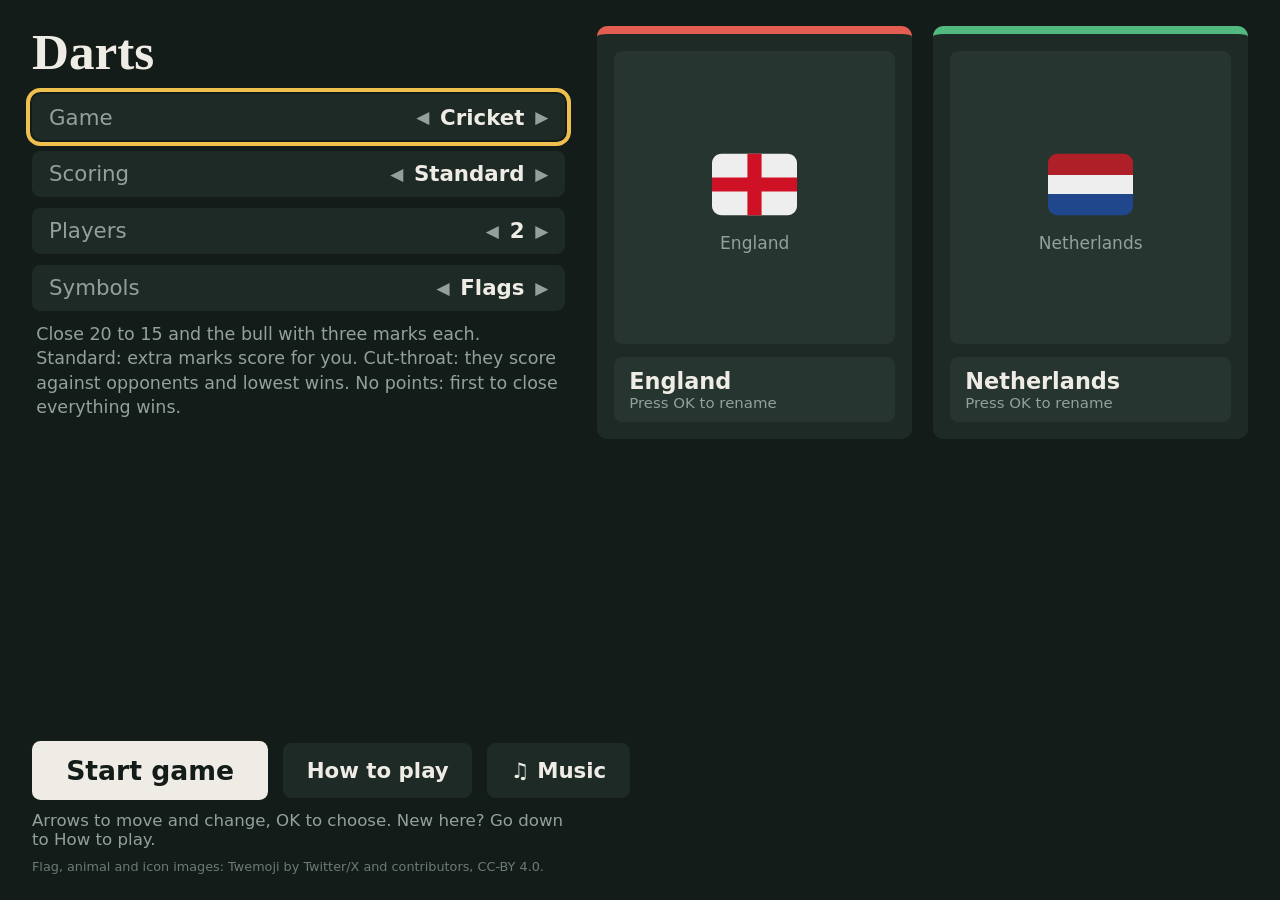
<file: assets/index.html>
<!DOCTYPE html>
<html lang="en">
<head>
<meta charset="utf-8">
<meta name="viewport" content="width=device-width, initial-scale=1">
<title>Darts Scoreboard</title>
<style>
:root{--bg:#141C19;--surface:#1E2A26;--raised:#26352F;--ink:#EEECE4;--muted:#93A19B;--line:#33433D;
  --p0:#E35D50;--p1:#52B97F;--p2:#6C9BE6;--p3:#B48AE0;--gold:#F0C04E;color-scheme:dark}
*{box-sizing:border-box}
html{font-size:calc(100vw / 60);height:100%;overflow:hidden}
body{margin:0;height:100%;background:var(--bg);color:var(--ink);font-family:"Segoe UI",Roboto,system-ui,Arial,sans-serif;overflow:hidden;cursor:none}
.slab{font-family:Rockwell,"Roboto Slab","Zilla Slab",Georgia,serif;font-weight:800}
.fl{height:1em;width:1em;vertical-align:-.14em;display:inline-block;flex:none}
#app{height:100%;padding:1.2rem 1.5rem}
.sel{outline:.22rem solid var(--gold);outline-offset:.12rem}
.c0{color:var(--p0)}.c1{color:var(--p1)}.c2{color:var(--p2)}.c3{color:var(--p3)}

/* shared game frame */
.game{display:grid;grid-template-columns:minmax(0,1fr) 19rem;gap:1.3rem;height:100%}
.game.pad{grid-template-columns:minmax(0,1fr) 22rem}
.side{display:flex;flex-direction:column;gap:.6rem;min-height:0}
.who{background:var(--surface);border-radius:.5rem;padding:.6rem .9rem;border-left:.4rem solid var(--pc)}
.who .n{font-size:1.3rem;font-weight:700;white-space:nowrap;overflow:hidden;text-overflow:ellipsis}
.who .n .fl{font-size:1.7rem;margin-right:.4rem}
.who .r{color:var(--muted);font-size:.85rem}
.who .h{color:var(--gold);font-size:.95rem;font-weight:700;min-height:1.2em}
.slots{display:grid;grid-template-columns:repeat(3,1fr);gap:.5rem}
.slot{border:.12rem dashed var(--line);border-radius:.35rem;text-align:center;padding:.3rem 0;font-weight:700;font-size:1rem;color:var(--muted)}
.slot.f{border-style:solid;border-color:var(--ink);color:var(--ink)}
.mult{display:grid;grid-template-columns:repeat(3,1fr);border:.12rem solid var(--ink);border-radius:.4rem;overflow:hidden}
.mult div{text-align:center;padding:.45rem 0;font-weight:700;font-size:.95rem}
.mult div+div{border-left:.12rem solid var(--ink)}
.mult .on{background:var(--ink);color:var(--bg)}
.mult .off{opacity:.3}
.help{margin-top:auto;color:var(--muted);font-size:.75rem;line-height:1.45}
.last{color:var(--muted);font-size:.78rem;min-height:1.2em;white-space:nowrap;overflow:hidden;text-overflow:ellipsis}

/* cricket board */
.board{background:var(--surface);border-radius:.5rem;overflow:hidden;display:grid;grid-template-rows:5.4rem repeat(7,1fr)}
.row{display:grid;grid-template-columns:7rem repeat(var(--n),minmax(0,1fr));align-items:stretch;border-top:.06rem solid var(--line)}
.row:first-child{border-top:0}
.row>div{display:flex;align-items:center;justify-content:center;min-width:0}
.head .ph{flex-direction:column;gap:.1rem;padding:.3rem;opacity:.55}
.head .ph.on{opacity:1}
.ph .nm{font-size:.85rem;font-weight:600;white-space:nowrap;overflow:hidden;text-overflow:ellipsis;max-width:100%}
.ph .nm .fl{font-size:1.1rem;margin-right:.3rem}
.ph .sc{font-size:2rem;line-height:1}
.ph .mpr{font-size:.65rem;color:var(--muted)}
.num{font-size:2rem}
.row.cur{background:var(--raised)}
.row.cur .num{background:var(--gold);color:#141C19}
.col.on{background:rgba(255,255,255,.04)}
.cell svg{height:2.3rem;width:2.3rem}
.row.dead .num{text-decoration:line-through;color:var(--muted)}
.row.dead .cell{opacity:.4}
.acts{display:flex;flex-direction:column;gap:.45rem}
.act{background:var(--surface);border-radius:.4rem;padding:.55rem 1rem;font-weight:700;font-size:1rem;display:flex;justify-content:space-between}
.act .k{color:var(--muted);font-weight:400}
.act.cur{background:var(--gold);color:#141C19}.act.cur .k{color:#141C19}

/* keypad games */
.left{display:flex;flex-direction:column;gap:.9rem;min-height:0}
.cards{display:grid;grid-template-columns:repeat(var(--n),minmax(0,1fr));gap:.7rem}
.pcard{background:var(--surface);border-radius:.5rem;padding:.8rem .8rem .9rem;border-top:.4rem solid var(--pc);opacity:.6;min-width:0;display:flex;flex-direction:column;gap:.15rem}
.pcard.on{opacity:1;box-shadow:0 0 0 .15rem var(--pc)}
.pcard.out{opacity:.3}
.pcard .pn{display:flex;align-items:center;gap:.45rem;font-weight:700;font-size:1rem;white-space:nowrap;overflow:hidden}
.pcard .pn span{overflow:hidden;text-overflow:ellipsis}
.pcard .pn .fl{font-size:1.6rem}
.pcard .big{font-size:3.4rem;line-height:1.1;color:var(--pc)}
.n1 .pcard .big{font-size:5rem}
.pcard .sub{color:var(--muted);font-size:.8rem;min-height:1.1em}
.pcard .tag{display:inline-block;font-size:.7rem;font-weight:800;letter-spacing:.06em;padding:.1rem .4rem;border-radius:.25rem;background:var(--pc);color:#141C19;margin-top:.2rem;align-self:flex-start}
.bar{height:.5rem;background:var(--raised);border-radius:.3rem;overflow:hidden;margin-top:.3rem}
.bar i{display:block;height:100%;background:var(--pc)}
.panel{background:var(--surface);border-radius:.5rem;padding:.9rem 1rem;flex:1;min-height:0;display:flex;flex-direction:column;gap:.7rem;overflow:hidden}
.panel h3{margin:0;font-size:.8rem;color:var(--muted);font-weight:600;letter-spacing:.05em;text-transform:uppercase}
.strip{display:flex;gap:.4rem;flex-wrap:wrap}
.strip div{min-width:2.6rem;padding:.35rem .5rem;text-align:center;border-radius:.35rem;background:var(--raised);font-weight:700;font-size:.95rem;color:var(--muted)}
.strip .done{opacity:.45}
.strip .now{background:var(--gold);color:#141C19}
table.sc{border-collapse:collapse;width:100%;font-size:.85rem;table-layout:fixed}
table.sc td:first-child,table.sc th:first-child{width:8.5rem}
table.sc td,table.sc th{padding:.25rem .2rem;text-align:center;border-bottom:.06rem solid var(--line)}
table.sc th{color:var(--muted);font-weight:600}
table.sc td:first-child,table.sc th:first-child{text-align:left;white-space:nowrap;max-width:7rem;overflow:hidden;text-overflow:ellipsis}
table.sc .now{background:rgba(240,192,78,.15)}
table.sc .tot{font-weight:800}
.bighint{margin-top:auto;font-size:1.6rem;color:var(--gold)}
.keypad{display:grid;grid-template-columns:repeat(5,1fr);gap:.35rem}
.key{background:var(--surface);border-radius:.35rem;height:2.35rem;display:flex;align-items:center;justify-content:center;font-weight:700;font-size:1.05rem;border:.12rem solid transparent}
.key.sm{font-size:.8rem}
.key.tg{border-color:var(--gold)}
.key.cur{background:var(--gold);color:#141C19}

/* setup */
.setup{display:grid;grid-template-columns:25rem minmax(0,1fr);gap:1.5rem;height:100%}
.sl{display:flex;flex-direction:column;gap:.5rem;min-height:0}
.setup h1{font-size:2.4rem;margin:0 0 .3rem;line-height:1}
.srow{display:flex;justify-content:space-between;align-items:center;background:var(--surface);border-radius:.4rem;padding:.5rem .8rem;font-size:1rem}
.srow .lb{color:var(--muted)}
.srow .vl{font-weight:700;display:flex;align-items:center;gap:.5rem}
.srow .ar{color:var(--muted);font-weight:400;font-size:.8rem}
.desc{color:var(--muted);font-size:.82rem;line-height:1.4;padding:0 .2rem}
/* buttons row + help/music */
.brow{display:flex;gap:.7rem;margin-top:auto;align-items:center}
.sbtn{background:var(--surface);font-weight:700;font-size:1rem;padding:.7rem 1.1rem;border-radius:.4rem}
.helpbox *{text-align:left}
.brow>div{white-space:nowrap}
.brow .start{padding:.65rem 1.6rem}
.helpbox{display:grid;grid-template-columns:14rem minmax(0,1fr);gap:1.2rem;width:56rem;max-width:none;flex:none;height:31rem;text-align:left;padding:1.2rem 1.4rem}
.topics{display:flex;flex-direction:column;gap:.25rem;overflow:hidden}
.topics div{padding:.35rem .7rem;border-radius:.35rem;font-weight:600;font-size:.9rem;color:var(--muted)}
.topics div.cur{background:var(--gold);color:#141C19}
.topics div.sec{color:var(--ink)}
.hc{overflow:hidden;font-size:.88rem;line-height:1.4}
.hc h2{font-size:1.7rem;margin:0 0 .5rem;color:var(--ink)}
.box .hc p{margin:0 0 .45rem;color:var(--ink);text-align:left}
.hc ul{margin:0 0 .55rem;padding-left:1.2rem}
.hc li{margin:.15rem 0}
.hc .k{color:var(--gold);font-weight:700}
.box .hc .foot{color:var(--muted);font-size:.8rem}
.mlist{display:flex;flex-direction:column;gap:.45rem;margin:.8rem 0}
.mlist div{padding:.65rem 1rem;border-radius:.4rem;background:var(--raised);font-weight:700;font-size:1.1rem;text-align:left}
.mlist div.cur{background:var(--gold);color:#141C19}
.start{align-self:flex-start;background:var(--ink);color:var(--bg);font-weight:800;font-size:1.25rem;padding:.65rem 2.2rem;border-radius:.4rem}
.hint{color:var(--muted);font-size:.78rem}
.scards{display:grid;grid-template-columns:1fr 1fr;grid-template-rows:1fr 1fr;gap:1rem;min-height:0}
.scard{background:var(--surface);border-radius:.5rem;border-top:.4rem solid var(--pc);padding:.8rem;display:flex;flex-direction:column;gap:.6rem;min-width:0;min-height:0}
.scard .sbox{border-radius:.4rem;padding:.5rem;text-align:center;background:var(--raised);flex:1;display:flex;flex-direction:column;align-items:center;justify-content:center;min-height:0}
.scard .sbox .fl{font-size:4rem}
.scard .sbox div{font-size:.8rem;color:var(--muted);margin-top:.3rem}
.scard .name{border-radius:.4rem;padding:.5rem .7rem;background:var(--raised);font-size:1.05rem;font-weight:700;white-space:nowrap;overflow:hidden;text-overflow:ellipsis}
.scard .name small{display:block;color:var(--muted);font-weight:400;font-size:.7rem}

/* overlays */
.ov{position:fixed;inset:0;background:rgba(0,0,0,.72);display:flex;align-items:center;justify-content:center}
.box{background:var(--surface);border-radius:.6rem;padding:1.4rem 1.8rem;min-width:22rem;max-width:56rem;text-align:center;border-top:.5rem solid var(--pc,var(--gold))}
.box h2{font-size:2.3rem;margin:.3rem 0;color:var(--pc,var(--ink))}
.box p{color:var(--muted);margin:0 0 1.1rem;font-size:1rem}
.box .bigf .fl{font-size:5rem}
.opt{padding:.6rem 1.2rem;border-radius:.4rem;background:var(--raised);font-weight:700;font-size:1.1rem;margin-top:.5rem}
.opt.cur{background:var(--gold);color:#141C19}
.grid{display:grid;grid-template-columns:repeat(9,5.6rem);gap:.4rem}
.gi{padding:.4rem .2rem;border-radius:.35rem;text-align:center;font-size:.62rem;color:var(--muted);background:var(--raised);white-space:nowrap;overflow:hidden;text-overflow:ellipsis}
.gi .fl{font-size:2.2rem;display:block;margin:0 auto .2rem}
.gi.cur{background:var(--gold);color:#141C19}
</style>
</head>
<body>
<div id="app"></div>
<script>
(function(){
const FLAGS=[["ENG", "England"], ["SCO", "Scotland"], ["WAL", "Wales"], ["NL", "Netherlands"], ["IE", "Ireland"], ["GB", "United Kingdom"], ["BE", "Belgium"], ["DE", "Germany"], ["AT", "Austria"], ["US", "United States"], ["CA", "Canada"], ["MX", "Mexico"], ["AU", "Australia"], ["NZ", "New Zealand"], ["JP", "Japan"], ["PH", "Philippines"], ["HK", "Hong Kong"], ["IN", "India"], ["ZA", "South Africa"], ["FR", "France"], ["ES", "Spain"], ["PT", "Portugal"], ["IT", "Italy"], ["PL", "Poland"], ["CZ", "Czechia"], ["LT", "Lithuania"], ["LV", "Latvia"], ["SE", "Sweden"], ["DK", "Denmark"], ["NO", "Norway"], ["FI", "Finland"], ["UA", "Ukraine"], ["BR", "Brazil"], ["JM", "Jamaica"], ["PIRATE", "Pirate"], ["CHECK", "Chequered"]];
const FIMG={"ENG": "[data-uri]", "SCO": "[data-uri]", "WAL": "[data-uri]", "PIRATE": "[data-uri]", "CHECK": "[data-uri]", "NL": "[data-uri]", "IE": "[data-uri]", "GB": "[data-uri]", "BE": "[data-uri]", "DE": "[data-uri]", "AT": "[data-uri]", "US": "[data-uri]", "CA": "[data-uri]", "MX": "[data-uri]", "AU": "[data-uri]", "NZ": "[data-uri]", "JP": "[data-uri]", "PH": "[data-uri]", "HK": "[data-uri]", "IN": "[data-uri]", "ZA": "[data-uri]", "FR": "[data-uri]", "ES": "[data-uri]", "PT": "[data-uri]", "IT": "[data-uri]", "PL": "[data-uri]", "CZ": "[data-uri]", "LT": "[data-uri]", "LV": "[data-uri]", "SE": "[data-uri]", "DK": "[data-uri]", "NO": "[data-uri]", "FI": "[data-uri]", "UA": "[data-uri]", "BR": "[data-uri]", "JM": "[data-uri]"};
const LISTS={"animals": [["1f436", "Dog"], ["1f431", "Cat"], ["1f981", "Lion"], ["1f42f", "Tiger"], ["1f43b", "Bear"], ["1f43c", "Panda"], ["1f98a", "Fox"], ["1f43a", "Wolf"], ["1f438", "Frog"], ["1f435", "Monkey"], ["1f98d", "Gorilla"], ["1f985", "Eagle"], ["1f989", "Owl"], ["1f427", "Penguin"], ["1f9a9", "Flamingo"], ["1f414", "Chicken"], ["1f988", "Shark"], ["1f42c", "Dolphin"], ["1f419", "Octopus"], ["1f422", "Turtle"], ["1f40a", "Crocodile"], ["1f40d", "Snake"], ["1f996", "T-Rex"], ["1f409", "Dragon"], ["1f984", "Unicorn"], ["1f41d", "Bee"], ["1f418", "Elephant"], ["1f992", "Giraffe"], ["1f993", "Zebra"], ["1f434", "Horse"], ["1f402", "Ox"], ["1f9ac", "Bison"], ["1f998", "Kangaroo"], ["1f428", "Koala"], ["1f430", "Rabbit"], ["1f437", "Pig"]], "food": [["1f355", "Pizza"], ["1f354", "Burger"], ["1f32e", "Taco"], ["1f32d", "Hot Dog"], ["1f35f", "Fries"], ["1f357", "Wings"], ["1f968", "Pretzel"], ["1f37f", "Popcorn"], ["1f336", "Chili"], ["1f951", "Avocado"], ["1f369", "Donut"], ["1f36a", "Cookie"], ["1f366", "Ice Cream"], ["1f370", "Cake"], ["1f34c", "Banana"], ["1f352", "Cherries"], ["1f349", "Watermelon"], ["1f353", "Strawberry"], ["1f34d", "Pineapple"], ["1f34b", "Lemon"], ["1f37a", "Beer"], ["1f37b", "Cheers"], ["1f377", "Wine"], ["1f378", "Martini"], ["1f379", "Tropical"], ["1f943", "Whiskey"], ["2615", "Coffee"]], "sports": [["1f3af", "Darts"], ["26bd", "Soccer"], ["1f3c0", "Basketball"], ["1f3c8", "Football"], ["26be", "Baseball"], ["1f94e", "Softball"], ["1f3d2", "Hockey"], ["1f3be", "Tennis"], ["1f3d0", "Volleyball"], ["1f3c9", "Rugby"], ["26f3", "Golf"], ["1f3b3", "Bowling"], ["1f3b1", "Pool"], ["1f3d3", "Ping Pong"], ["1f94a", "Boxing"], ["1f6f9", "Skateboard"], ["1f3bf", "Skiing"], ["1f3c4", "Surfing"], ["1f6b2", "Cycling"], ["1f3ce", "Race Car"], ["1f3c6", "Trophy"], ["1f3c5", "Medal"]], "icons": [["1f525", "Fire"], ["26a1", "Lightning"], ["2b50", "Star"], ["1f451", "Crown"], ["1f48e", "Diamond"], ["1f680", "Rocket"], ["1f3b8", "Guitar"], ["1f3b2", "Dice"], ["1f340", "Clover"], ["1f308", "Rainbow"], ["1f319", "Moon"], ["2600", "Sun"], ["2744", "Snowflake"], ["1f335", "Cactus"], ["1f344", "Mushroom"], ["2693", "Anchor"], ["1f4a3", "Bomb"], ["1f4b0", "Money Bag"], ["1f480", "Skull"], ["1f47b", "Ghost"], ["1f916", "Robot"], ["1f47d", "Alien"], ["1f977", "Ninja"], ["1f920", "Cowboy"], ["1f60e", "Cool"], ["1f608", "Devil"], ["1f921", "Clown"], ["1f3a9", "Top Hat"], ["2764", "Heart"]]};
const EMO={"1f436": "[data-uri]", "1f431": "[data-uri]", "1f981": "[data-uri]", "1f42f": "[data-uri]", "1f43b": "[data-uri]", "1f43c": "[data-uri]", "1f98a": "[data-uri]", "1f43a": "[data-uri]", "1f438": "[data-uri]", "1f435": "[data-uri]", "1f98d": "[data-uri]", "1f985": "[data-uri]", "1f989": "[data-uri]", "1f427": "[data-uri]", "1f9a9": "[data-uri]", "1f414": "[data-uri]", "1f988": "[data-uri]", "1f42c": "[data-uri]", "1f419": "[data-uri]", "1f422": "[data-uri]", "1f40a": "[data-uri]", "1f40d": "[data-uri]", "1f996": "[data-uri]", "1f409": "[data-uri]", "1f984": "[data-uri]", "1f41d": "[data-uri]", "1f418": "[data-uri]", "1f992": "[data-uri]", "1f993": "[data-uri]", "1f434": "[data-uri]", "1f402": "[data-uri]", "1f9ac": "[data-uri]", "1f998": "[data-uri]", "1f428": "[data-uri]", "1f430": "[data-uri]", "1f437": "[data-uri]", "1f355": "[data-uri]", "1f354": "[data-uri]", "1f32e": "[data-uri]", "1f32d": "[data-uri]", "1f35f": "[data-uri]", "1f357": "[data-uri]", "1f968": "[data-uri]", "1f37f": "[data-uri]", "1f336": "[data-uri]", "1f951": "[data-uri]", "1f369": "[data-uri]", "1f36a": "[data-uri]", "1f366": "[data-uri]", "1f370": "[data-uri]", "1f34c": "[data-uri]", "1f352": "[data-uri]", "1f349": "[data-uri]", "1f353": "[data-uri]", "1f34d": "[data-uri]", "1f34b": "[data-uri]", "1f37a": "[data-uri]", "1f37b": "[data-uri]", "1f377": "[data-uri]", "1f378": "[data-uri]", "1f379": "[data-uri]", "1f943": "[data-uri]", "2615": "[data-uri]", "1f3af": "[data-uri]", "26bd": "[data-uri]", "1f3c0": "[data-uri]", "1f3c8": "[data-uri]", "26be": "[data-uri]", "1f94e": "[data-uri]", "1f3d2": "[data-uri]", "1f3be": "[data-uri]", "1f3d0": "[data-uri]", "1f3c9": "[data-uri]", "26f3": "[data-uri]", "1f3b3": "[data-uri]", "1f3b1": "[data-uri]", "1f3d3": "[data-uri]", "1f94a": "[data-uri]", "1f6f9": "[data-uri]", "1f3bf": "[data-uri]", "1f3c4": "[data-uri]", "1f6b2": "[data-uri]", "1f3ce": "[data-uri]", "1f3c6": "[data-uri]", "1f3c5": "[data-uri]", "1f525": "[data-uri]", "26a1": "[data-uri]", "2b50": "[data-uri]", "1f451": "[data-uri]", "1f48e": "[data-uri]", "1f680": "[data-uri]", "1f3b8": "[data-uri]", "1f3b2": "[data-uri]", "1f340": "[data-uri]", "1f308": "[data-uri]", "1f319": "[data-uri]", "2600": "[data-uri]", "2744": "[data-uri]", "1f335": "[data-uri]", "1f344": "[data-uri]", "2693": "[data-uri]", "1f4a3": "[data-uri]", "1f4b0": "[data-uri]", "1f480": "[data-uri]", "1f47b": "[data-uri]", "1f916": "[data-uri]", "1f47d": "[data-uri]", "1f977": "[data-uri]", "1f920": "[data-uri]", "1f60e": "[data-uri]", "1f608": "[data-uri]", "1f921": "[data-uri]", "1f3a9": "[data-uri]", "2764": "[data-uri]"};

/* ================= symbols ================= */
const COLORS=[['red','Red','#D93A2B'],['orange','Orange','#EF7D22'],['yellow','Yellow','#F2C92C'],['lime','Lime','#8CC63F'],['green','Green','#2E9E4F'],['teal','Teal','#1A9C9C'],['sky','Sky Blue','#3FA9E6'],['blue','Blue','#2F5FD0'],['navy','Navy','#1F2F6B'],['purple','Purple','#7D45B8'],['pink','Pink','#E85C9E'],['maroon','Maroon','#7A1F2B'],['brown','Brown','#8A5A35'],['gold','Gold','#C9A23A'],['silver','Silver','#A8AFB5'],['white','White','#F4F4F4'],['black','Black','#151515']];
function lum(h){const v=[1,3,5].map(i=>parseInt(h.substr(i,2),16)/255).map(c=>c<=.03928?c/12.92:Math.pow((c+.055)/1.055,2.4));return .2126*v[0]+.7152*v[1]+.0722*v[2];}
function cr(a,b){const x=lum(a),y=lum(b);return (Math.max(x,y)+.05)/(Math.min(x,y)+.05);}
const tcol=(a,b)=>cr(a,b)>=4?b:(cr(a,'#FFFFFF')>=cr(a,'#000000')?'#FFFFFF':'#000000');
const CITIES=[['NYC','New York'],['LA','Los Angeles'],['CHI','Chicago'],['HOU','Houston'],['PHX','Phoenix'],['PHL','Philadelphia'],['SA','San Antonio'],['SD','San Diego'],['DAL','Dallas'],['AUS','Austin'],['MID','Midland'],['SF','San Francisco'],['SEA','Seattle'],['DEN','Denver'],['BOS','Boston'],['NSH','Nashville'],['ATL','Atlanta'],['MIA','Miami'],['DET','Detroit'],['LV','Las Vegas'],['PDX','Portland'],['NOLA','New Orleans'],['MSP','Minneapolis'],['KC','Kansas City'],['STL','St. Louis'],['PIT','Pittsburgh'],['CLE','Cleveland'],['BAL','Baltimore'],['DC','Washington'],['TOR','Toronto'],['VAN','Vancouver'],['LDN','London'],['MAN','Manchester'],['DUB','Dublin'],['AMS','Amsterdam'],['SYD','Sydney'],['TYO','Tokyo']];
const CITY_COLORS=['#2F5FD0','#D93A2B','#2E9E4F','#7D45B8','#EF7D22','#1A9C9C','#1F2F6B','#C9A23A','#E85C9E','#7A1F2B','#3FA9E6','#8A5A35'];
const city=([k,n],i)=>{const c1=CITY_COLORS[i%CITY_COLORS.length];return {k,n,abbr:k,c1,c2:null,tc:tcol(c1,'#FFFFFF')};};
const emo=list=>list.map(([k,n])=>({k,n,img:EMO[k]}));
const CATS=[
 {id:'flags',n:'Flags',items:FLAGS.map(([k,n])=>({k,n,img:FIMG[k]}))},
 {id:'colors',n:'Colors',items:COLORS.map(([k,n,c])=>({k,n,color:c}))},
 {id:'animals',n:'Animals',items:emo(LISTS.animals)},
 {id:'cities',n:'Cities',items:CITIES.map(city)},
 {id:'sports',n:'Sports',items:emo(LISTS.sports)},
 {id:'food',n:'Food & drink',items:emo(LISTS.food)},
 {id:'icons',n:'Fun icons',items:emo(LISTS.icons)}];
const cat=id=>CATS.find(c=>c.id===id)||CATS[0];
const item=(c,k)=>{const C=cat(c);return C.items.find(i=>i.k===k)||C.items[0];};
function symHtml(s){
  const it=item(s.cat,s.key);
  if(it.img)return `<img class="fl" src="${it.img}" alt="">`;
  if(it.color)return `<svg class="fl" viewBox="0 0 100 100"><circle cx="50" cy="50" r="44" fill="${it.color}" stroke="rgba(255,255,255,.35)" stroke-width="5"/></svg>`;
  const fs=it.abbr.length>3?25:it.abbr.length>2?31:40;
  return `<svg class="fl" viewBox="0 0 100 100"><circle cx="50" cy="50" r="44" fill="${it.c1}" stroke="${it.c2||'rgba(255,255,255,.85)'}" stroke-width="7"/><text x="50" y="50" dy=".36em" text-anchor="middle" font-family="Arial,Helvetica,sans-serif" font-weight="800" font-size="${fs}" fill="${it.tc}">${it.abbr}</text></svg>`;
}

const BG='#1E2A26',SLOT=['#E35D50','#52B97F','#6C9BE6','#B48AE0'];
function accent(sym,i){const it=item(sym.cat,sym.key);
  const c=it.color?[it.color]:it.c1?[it.c1,it.c2].filter(Boolean):[];
  const ok=c.filter(x=>cr(x,BG)>=3);
  if(ok[0])return ok[0];
  if(c[0]&&lum(c[0])>0.004){let x=c[0];for(let k=1;k<=10&&cr(x,BG)<3.2;k++)x=mix(c[0],'#FFFFFF',k/10);return x;}
  return SLOT[i];}
function mix(a,b,t){const h=x=>[1,3,5].map(i=>parseInt(x.substr(i,2),16));const A=h(a),B=h(b);return '#'+A.map((v,i)=>Math.round(v+(B[i]-v)*t).toString(16).padStart(2,'0')).join('');}
/* ================= helpers ================= */
const esc=s=>String(s).replace(/[&<>"']/g,c=>({'&':'&amp;','<':'&lt;','>':'&gt;','"':'&quot;',"'":'&#39;'}[c]));
const lbl=(n,m)=>!n?'Miss':n===25?(m===2?'Bull':'25'):['S','D','T'][m-1]+n;
const tl=n=>n===25?'Bull':String(n);
let S=null;
const G=()=>GAMES[S.g];
const others=i=>S.players.filter((_,j)=>j!==i);
function setOver(w,title,text){S.over={w,title,text};}
function summary(){
  const P=S.players,g=G();
  if(P.length===1)return `${g.solo?g.solo(S,P[0])+'. ':''}${P[0].darts} darts thrown.`;
  return P.map(p=>`${esc(p.name)} ${g.text(S,p)}`).join(', ');
}
function win(i,title){const P=S.players;setOver(i,title||(P.length===1?'Finished!':esc(P[i].name)+' wins'),summary());}
function finishByScore(low){
  const P=S.players;
  if(P.length===1){setOver(0,'Game over',summary());return true;}
  const live=P.filter(p=>!p.out).length?P.filter(p=>!p.out):P;
  const best=low?Math.min(...live.map(p=>p.score)):Math.max(...live.map(p=>p.score));
  const w=P.map((p,i)=>i).filter(i=>live.includes(P[i])&&P[i].score===best);
  if(w.length>1)setOver(-1,'It’s a tie',summary());else win(w[0]);
  return true;
}
const NUMS_C=[20,19,18,17,16,15,25];
const ATC=[...Array(20)].map((_,i)=>i+1).concat(25);
const HALVE=[15,16,'D',17,18,'T',19,20,'B'];
const hName=t=>t==='D'?'Any double':t==='T'?'Any triple':t==='B'?'Bull':String(t);
function mpr(i){const p=S.players[i];const t=p.turns+(S.turn===i&&S.dart>0&&!S.over?1:0);return t?(p.mt/t).toFixed(2):'0.00';}
const avg3=p=>p.darts?((S.o.start-p.left)/p.darts*3).toFixed(1):'0.0';
const lives=p=>'●'.repeat(Math.max(0,p.lives))+'○'.repeat(Math.max(0,S.o.lives-p.lives));

/* X01 checkout suggestions */
const THROWS=(()=>{const t=[];for(let n=20;n>=1;n--)t.push([n,3]);t.push([25,2],[25,1]);for(let n=20;n>=1;n--)t.push([n,1]);for(let n=20;n>=1;n--)t.push([n,2]);return t;})();
const DPREF=[20,16,18,12,10,8,19,17,15,14,13,11,9,7,6,5,4,3,2,1,25];
const coCache={};
function checkout(left,dl){
  if(left>170||left<2||dl<1)return '';
  const key=left+'_'+dl;if(key in coCache)return coCache[key];
  const v=([n,m])=>n*m,pen=([n,m])=>m===3?3:m===2?(n===25?8:6):(n===25?4:0);
  let best=null,bc=1e9;
  for(let k=1;k<=dl&&!best;k++){
    DPREF.forEach((dn,fi)=>{const f=[dn,2],rem=left-v(f);if(rem<0)return;
      if(k===1){if(rem===0&&100+fi<bc){bc=100+fi;best=[f];}return;}
      if(k===2){THROWS.forEach(a=>{if(v(a)===rem&&200+pen(a)+fi<bc){bc=200+pen(a)+fi;best=[a,f];}});return;}
      THROWS.forEach(a=>{const r2=rem-v(a);if(r2<=0)return;THROWS.forEach(b=>{if(v(b)===r2){const c=300+pen(a)+pen(b)+fi;if(c<bc){bc=c;best=[a,b,f];}}});});
    });
  }
  return coCache[key]=best?best.map(([n,m])=>lbl(n,m)).join('  '):'';
}

/* ================= games ================= */
const GAMES={
 cricket:{n:'Cricket',input:'cricket',min:1,
  desc:'Close 20 to 15 and the bull with three marks each. Standard: extra marks score for you. Cut-throat: they score against opponents and lowest wins. No points: first to close everything wins.',
  opts:[{k:'mode',l:'Scoring',v:['Standard','Cut-throat','No points']}],
  title:o=>o.mode==='Standard'?'Cricket':o.mode==='Cut-throat'?'Cut-throat Cricket':'No-score Cricket',
  init(){S.players.forEach(p=>{p.marks=Object.fromEntries(NUMS_C.map(n=>[n,0]));p.score=0;p.mt=0;});},
  dart(i,p,num,m){
    if(!num||!NUMS_C.includes(num))return;
    const os=others(i),add=Math.min(m,3-p.marks[num]),extra=m-add;p.marks[num]+=add;let sm=0;
    if(extra>0){const open=os.filter(o=>o.marks[num]<3);
      if(open.length&&S.o.mode==='Standard'){p.score+=extra*num;sm=extra;}
      else if(open.length&&S.o.mode==='Cut-throat'){open.forEach(o=>o.score+=extra*num);sm=extra;}}
    p.mt+=add+sm;
    if(NUMS_C.every(n=>p.marks[n]>=3)){
      const ok=S.o.mode==='Standard'?os.every(o=>p.score>=o.score):S.o.mode==='Cut-throat'?os.every(o=>p.score<=o.score):true;
      if(ok)win(i,S.players.length===1?'All closed':null);}
  },
  text:(S,p)=>String(p.score),solo:(S,p)=>`Closed out in ${S.round} round${S.round>1?'s':''}, ${mpr(0)} marks per round`},

 x01:{n:'X01 (301 / 501)',min:1,desc:'Count down to exactly zero. With double out, the last dart must be a double. Going past zero is a bust and the turn’s score is wiped.',
  opts:[{k:'start',l:'Start',v:[301,501,701]},{k:'out',l:'Double out',v:['On','Off']},{k:'in',l:'Double in',v:['Off','On']}],
  title:o=>String(o.start),
  init(){S.players.forEach(p=>{p.left=S.o.start;p.in=S.o.in==='Off';});},
  startTurn(p){p.ts={left:p.left,in:p.in};},
  dart(i,p,num,m){
    if(!num)return;
    if(!p.in){if(m===2)p.in=true;else return;}
    const dOut=S.o.out==='On',nl=p.left-num*m;
    if(nl<0||(dOut&&nl===1)||(nl===0&&dOut&&m!==2)){p.left=p.ts.left;p.in=p.ts.in;S.note='Bust';return {end:true};}
    p.left=nl;if(nl===0)win(i,S.players.length===1?'Checked out':null);
  },
  endTurn(p){p.tt=(p.tt||[]).concat(p.ts.left-p.left).slice(-8);},
  big:p=>p.left,sub:p=>`${avg3(p)} average`+(p.in?'':', needs a double to start'),
  hint(p){if(!p.in)return 'Needs a double to start';const c=S.o.out==='On'?checkout(p.left,3-S.dart):'';return c?'Checkout: '+c:'';},
  panel(){const p=S.players[S.turn];const c=p.in&&S.o.out==='On'?checkout(p.left,3):'';
    return `<h3>Recent turns</h3><table class="sc">${S.players.map((q,i)=>`<tr><td style="color:${acc(i)}">${symHtml(q.sym)} ${esc(q.name)}</td>${[...Array(8)].map((_,j)=>`<td>${(q.tt||[])[j]??''}</td>`).join('')}</tr>`).join('')}</table>
    <div class="bighint">${!p.in?'Hit any double to start scoring':c?'Checkout '+c:p.left>170?p.left+' to go':'No checkout this turn'}</div>`;},
  text:(S,p)=>`${p.left} left`,solo:(S,p)=>`${avg3(p)} three-dart average`},

 atc:{n:'Around the Clock',min:1,desc:'Hit 1 through 20 in order, then the bull. First to finish wins. With “skip ahead”, a double moves you two numbers and a triple three.',
  opts:[{k:'skip',l:'Doubles & triples',v:['Count once','Skip ahead']}],
  init(){S.players.forEach(p=>p.t=0);},
  target:p=>ATC[Math.min(p.t,20)],
  dart(i,p,num,m){
    if(!num||num!==ATC[p.t])return;
    if(num===25){p.t=21;win(i);return;}
    p.t=Math.min(20,p.t+(S.o.skip==='Skip ahead'?m:1));
  },
  big:p=>p.t>=21?'Done':tl(ATC[p.t]),sub:p=>`<div class="bar"><i style="width:${p.t/21*100}%"></i></div>`,
  hint:p=>'Aim for '+tl(ATC[Math.min(p.t,20)]),
  panel(){return `<h3>Course</h3><div class="strip">${ATC.map((n,j)=>`<div class="${j<S.players[S.turn].t?'done':j===S.players[S.turn].t?'now':''}">${tl(n)}</div>`).join('')}</div>`;},
  text:(S,p)=>p.t>=21?'finished':'on '+tl(ATC[p.t]),solo:(S,p)=>`Finished in ${S.round} round${S.round>1?'s':''}`},

 shanghai:{n:'Shanghai',min:1,desc:'Round 1 aims at 1, round 2 at 2, and so on. Score what you hit on the target. A single, double and triple of the target in one turn is a Shanghai and wins instantly.',
  opts:[{k:'rounds',l:'Rounds',v:[7,20]}],
  init(){S.players.forEach(p=>p.score=0);},rounds:()=>S.o.rounds,target:()=>Math.min(S.round,20),
  dart(i,p,num,m){
    if(num!==S.round)return;p.score+=num*m;
    const ms=new Set(S.tdarts.filter(d=>d.num===S.round).map(d=>d.m));ms.add(m);
    if(ms.has(1)&&ms.has(2)&&ms.has(3))win(i,'Shanghai!');
  },
  final:()=>finishByScore(),big:p=>p.score,hint:()=>'Target: '+S.round,
  panel(){return `<h3>Rounds</h3><div class="strip">${[...Array(S.o.rounds)].map((_,j)=>`<div class="${j+1<S.round?'done':j+1===S.round?'now':''}">${j+1}</div>`).join('')}</div>`;},
  text:(S,p)=>String(p.score),solo:(S,p)=>`Final score ${p.score}`},

 killer:{n:'Killer',min:2,desc:'Everyone gets a number. Hit its double to become a killer. Killers take a life by hitting another player’s double, but lose one if they hit their own. Last player standing wins.',
  opts:[{k:'lives',l:'Lives',v:[3,5]}],
  defMult:()=>2,
  init(){const nums=[...Array(20)].map((_,i)=>i+1).sort(()=>Math.random()-.5);S.players.forEach((p,i)=>{p.num=nums[i];p.lives=S.o.lives;p.killer=false;p.out=false;});},
  target:p=>p.killer?(S.players.find(o=>o!==p&&!o.out)||p).num:p.num,
  dart(i,p,num,m){
    if(m!==2||!num||num===25)return;
    if(num===p.num){if(!p.killer){p.killer=true;S.note='Killer!';}else{p.lives--;if(p.lives<=0)p.out=true;}}
    else if(p.killer){const v=S.players.find(o=>o.num===num&&!o.out);if(v){v.lives--;if(v.lives<=0)v.out=true;}}
    const al=S.players.filter(o=>!o.out);
    if(al.length===1){win(S.players.indexOf(al[0]));return;}
    if(p.out)return {end:true};
  },
  targets:p=>p.killer?S.players.filter(o=>!o.out).map(o=>o.num):[p.num],
  big:p=>p.num,sub:p=>p.out?'Out':`<span style="letter-spacing:.15em">${lives(p)}</span>`,tag:p=>p.killer&&!p.out?'KILLER':'',
  hint:p=>p.killer?'Hit an opponent’s double':'Hit D'+p.num+' to become a killer',
  panel(){return `<h3>Numbers</h3><div class="strip">${S.players.map(p=>`<div style="${p.out?'opacity:.3':''}">${symHtml(p.sym)} ${p.num}</div>`).join('')}</div>`;},
  text:(S,p)=>p.out?'out':`${p.lives} ${p.lives===1?'life':'lives'}`},

 halveit:{n:'Halve-It',min:1,desc:'Each round has a target: 15, 16, any double, 17, 18, any triple, 19, 20, bull. Score what you hit. Miss the target with all three darts and your score is cut in half.',
  defMult:()=>({D:2,T:3})[HALVE[S.round-1]]||1,
  opts:[],init(){S.players.forEach(p=>{p.score=0;p.hit=false;});},rounds:()=>9,
  target:()=>{const t=HALVE[S.round-1];return typeof t==='number'?t:t==='B'?25:20;},
  dart(i,p,num,m){if(!num)return;const t=HALVE[S.round-1];
    if(t==='D'?m===2:t==='T'?m===3:t==='B'?num===25:num===t){p.score+=num*m;p.hit=true;}},
  endTurn(p){if(!p.hit){p.score=Math.floor(p.score/2);S.note='Halved';}p.hit=false;},
  final:()=>finishByScore(),big:p=>p.score,hint:()=>'Target: '+hName(HALVE[S.round-1]),
  panel(){return `<h3>Targets</h3><div class="strip">${HALVE.map((t,j)=>`<div class="${j+1<S.round?'done':j+1===S.round?'now':''}">${t==='D'?'Dbl':t==='T'?'Tri':t==='B'?'Bull':t}</div>`).join('')}</div>`;},
  text:(S,p)=>String(p.score),solo:(S,p)=>`Final score ${p.score}`},

 baseball:{n:'Baseball',min:1,word:'inning',desc:'Nine innings. Inning 1 aims at 1, inning 2 at 2, and so on. Singles score 1 run, doubles 2, triples 3. Tied after nine? Extra innings.',
  opts:[],init(){S.players.forEach(p=>{p.score=0;p.inn=[];});},rounds:()=>9,
  target:()=>S.round<=20?S.round:25,
  dart(i,p,num,m){const t=S.round<=20?S.round:25;if(num===t){p.score+=m;p.inn[S.round-1]=(p.inn[S.round-1]||0)+m;}},
  endTurn(p){if(p.inn[S.round-1]==null)p.inn[S.round-1]=0;},
  final(){const P=S.players;if(P.length>1){const b=Math.max(...P.map(p=>p.score));if(P.filter(p=>p.score===b).length>1){S.note='Extra innings';return false;}}return finishByScore();},
  big:p=>p.score,sub:()=>'runs',hint:()=>'Target: '+(S.round<=20?S.round:'Bull'),
  panel(){const n=Math.max(9,S.round);return table(n,p=>p.inn,p=>p.score,'R');},
  text:(S,p)=>`${p.score} runs`,solo:(S,p)=>`${p.score} runs`},

 countup:{n:'High Score',min:1,desc:'Score as many points as you can in a set number of rounds. Every dart counts at face value.',
  opts:[{k:'rounds',l:'Rounds',v:[8,10]}],init(){S.players.forEach(p=>{p.score=0;});},rounds:()=>S.o.rounds,
  dart(i,p,num,m){if(num)p.score+=num*m;},final:()=>finishByScore(),
  big:p=>p.score,sub:p=>`${p.turns?Math.round(p.score/p.turns):0} per round`,
  panel(){return `<h3>Rounds</h3><div class="strip">${[...Array(S.o.rounds)].map((_,j)=>`<div class="${j+1<S.round?'done':j+1===S.round?'now':''}">${j+1}</div>`).join('')}</div>`;},
  text:(S,p)=>String(p.score),solo:(S,p)=>`Final score ${p.score}`},

 golf:{n:'Golf',min:1,word:'hole',desc:'Hole 1 aims at 1, hole 2 at 2, and so on. Your last dart is your score: double 1, triple 2, single 3, anything else 5. Press Next player to keep a score early. Lowest total wins.',
  opts:[{k:'holes',l:'Holes',v:[9,18]}],init(){S.players.forEach(p=>{p.score=0;p.holes=[];p.cur=null;});},rounds:()=>S.o.holes,
  target:()=>S.round,
  dart(i,p,num,m){p.cur=num===S.round?(m===2?1:m===3?2:3):5;if(p.cur===1)return {end:true};},
  endTurn(p){const s=p.cur==null?5:p.cur;p.holes[S.round-1]=s;p.score+=s;p.cur=null;},
  final:()=>finishByScore(true),big:p=>p.score,sub:p=>p.cur!=null&&S.players[S.turn]===p?`This hole: ${p.cur}`:'strokes',
  hint:p=>`Hole ${S.round}: aim for ${S.round}`+(p.cur!=null?`, currently ${p.cur}`:''),
  panel(){return table(S.o.holes,p=>p.holes,p=>p.score,'Tot');},
  text:(S,p)=>`${p.score}`,solo:(S,p)=>`${p.score} strokes`},

 bobs27:{n:'Bob’s 27',min:1,desc:'Doubles practice. Start on 27 and aim at D1, D2, up to the bull. Each double you hit adds its value. Miss all three and you lose that double’s value. Drop below zero and you’re out.',
  defMult:()=>2,
  opts:[],init(){S.players.forEach(p=>{p.score=27;p.hit=false;p.out=false;});},rounds:()=>21,
  target:()=>S.round<=20?S.round:25,
  dart(i,p,num,m){const t=S.round<=20?S.round:25;if(num===t&&m===2){p.score+=t*2;p.hit=true;}},
  endTurn(p){const t=S.round<=20?S.round:25;
    if(!p.hit){p.score-=t*2;if(p.score<0){p.out=true;S.note='Out';}}p.hit=false;
    const al=S.players.filter(o=>!o.out);
    if(al.length===0){if(S.players.length===1)setOver(-2,'Game over',`Out on ${t===25?'the bull':'D'+t}, ${S.round-1} doubles cleared.`);else finishByScore();}
    else if(S.players.length>1&&al.length===1)win(S.players.indexOf(al[0]));},
  final:()=>finishByScore(),big:p=>p.score,sub:p=>p.out?'Out':'',hint:()=>'Target: '+(S.round<=20?'D'+S.round:'Bull'),
  panel(){return `<h3>Doubles</h3><div class="strip">${ATC.map((n,j)=>`<div class="${j+1<S.round?'done':j+1===S.round?'now':''}">${n===25?'Bull':n}</div>`).join('')}</div>`;},
  text:(S,p)=>p.out?'out':String(p.score),solo:(S,p)=>`Final score ${p.score}`}
};
const GAME_IDS=Object.keys(GAMES);
function table(n,arr,tot,tl){
  const P=S.players;
  return `<table class="sc"><tr><th></th>${[...Array(n)].map((_,j)=>`<th class="${j+1===S.round?'now':''}">${j+1}</th>`).join('')}<th>${tl}</th></tr>
  ${P.map((p,i)=>`<tr><td style="color:${acc(i)}">${symHtml(p.sym)} ${esc(p.name)}</td>${[...Array(n)].map((_,j)=>`<td class="${j+1===S.round?'now':''}">${arr(p)[j]??''}</td>`).join('')}<td class="tot">${tot(p)}</td></tr>`).join('')}</table>`;
}

/* ================= settings & storage ================= */
const KEY='darts-tv-v2';
let cfg={game:'cricket',opts:{},count:2,cat:'flags',pl:[0,1,2,3].map(i=>({name:'',custom:false,syms:{flags:['ENG','NL','SCO','US'][i]}}))};
try{
  const d=JSON.parse(localStorage.getItem(KEY)||'null');
  if(d){if(d.cfg)cfg=d.cfg;if(d.S&&d.S.g)S=d.S;}
  else{const o=JSON.parse(localStorage.getItem('cricket-tv-v1')||'null');
    if(o){if(o.count)cfg.count=o.count;(o.setup||[]).forEach((p,i)=>{if(i<4){cfg.pl[i].syms.flags=p.flag;if(p.name&&!/^Player \d$/.test(p.name)){cfg.pl[i].name=p.name;cfg.pl[i].custom=true;}}});}}
}catch(e){}
function persist(){try{localStorage.setItem(KEY,JSON.stringify({cfg,S}))}catch(e){}}
const optVal=(g,o)=>o.v[(cfg.opts[g]||{})[o.k]||0];
function symKey(i){const C=cat(cfg.cat),k=cfg.pl[i].syms[cfg.cat];return C.items.some(x=>x.k===k)?k:C.items[i%C.items.length].k;}
function pname(i){return cfg.pl[i].custom&&cfg.pl[i].name?cfg.pl[i].name:item(cfg.cat,symKey(i)).n;}

/* ================= turn engine ================= */
const ui={cur:0,pr:0,pc:0,menu:null,pick:null,sidx:0,win:0};
const PAD=[[1,2,3,4,5],[6,7,8,9,10],[11,12,13,14,15],[16,17,18,19,20],[25,'Miss','Undo','Next','Menu']];
function cursorTo(n){if(!n)return;if(n===25){ui.pr=4;ui.pc=0;}else{ui.pr=Math.floor((n-1)/5);ui.pc=(n-1)%5;}
  const ci=NUMS_C.indexOf(n);if(ci>=0)ui.cur=ci;}
const dmult=()=>G().defMult?G().defMult():1;
function startTurn(){S.dart=0;S.darts=[];S.tdarts=[];S.mult=dmult();const g=G(),p=S.players[S.turn];
  if(g.startTurn)g.startTurn(p);if(g.target&&g.input!=='cricket')cursorTo(g.target(p));}
function newGame(starter){
  const g=GAMES[cfg.game];const o={};(g.opts||[]).forEach(x=>o[x.k]=optVal(cfg.game,x));
  S={g:cfg.game,o,players:cfg.pl.slice(0,cfg.count).map((p,i)=>({name:pname(i),sym:{cat:cfg.cat,key:symKey(i)},turns:0,darts:0,out:false})),
     turn:starter,starter,round:1,last:null,hist:[],over:null,note:''};
  g.init();ui.cur=0;ui.menu=null;ui.win=0;ui.pr=0;ui.pc=0;startTurn();persist();render();
}
function snap(){const c={...S};delete c.hist;S.hist.push(JSON.stringify(c));if(S.hist.length>300)S.hist.shift();}
function undo(){if(!S.hist.length)return;const h=S.hist;S=JSON.parse(h.pop());S.hist=h;persist();render();}
function hit(num){
  if(S.over||S.dart>=3)return;
  snap();
  const g=G(),p=S.players[S.turn];let m=S.mult;if(num===25&&m===3)m=2;
  p.darts++;
  const r=g.dart(S.turn,p,num,m)||{};
  S.darts.push(lbl(num,m));S.tdarts.push({num,m});S.dart++;S.mult=dmult();
  if(!S.over&&(r.end||S.dart>=3))endTurn();
  persist();render();
}
function endTurn(){
  const g=G(),p=S.players[S.turn],n=S.players.length;
  if(g.endTurn)g.endTurn(p);
  p.turns++;S.last={who:S.turn,darts:S.darts.slice(),note:S.note||''};S.note='';
  if(S.over)return;
  const pos=i=>(i-S.starter+n)%n;
  let nx=S.turn;do{nx=(nx+1)%n;}while(S.players[nx].out&&nx!==S.turn);
  if(pos(nx)<=pos(S.turn)){S.round++;if(g.rounds&&S.round>g.rounds()&&g.final()!==false)return;}
  S.turn=nx;startTurn();
}
function nextPlayer(){if(S.over)return;snap();endTurn();persist();render();}

/* ================= help ================= */
const HELP={
 controls:{t:'Remote controls',h:`
  <p><span class="k">Arrows</span> move and change settings. <span class="k">OK</span> chooses.</p>
  <p><b>Cricket:</b> ▲▼ pick the number, ◀▶ single, double or triple, then OK.</p>
  <p><b>Other games:</b> arrows move around the keypad, OK scores the number. <span class="k">⏯ Play/Pause</span> switches single, double and triple. The keypad jumps to each turn’s target.</p>
  <ul><li><span class="k">⏪ Rewind</span> undoes the last dart (press again to go further back).</li>
  <li><span class="k">⏩ Fast-forward</span> ends a turn early, for example after a bounce-out.</li>
  <li><span class="k">Back</span> or <span class="k">☰ Menu</span> opens the menu: how to play, music, restart, new game.</li>
  <li>The turn passes after three darts. A dart off the board is <b>Miss</b>.</li></ul>
  <p>Setup: ◀▶ change settings. OK on a symbol opens a picker; OK on a name lets you type one.</p>
  <p class="foot">Your game saves automatically and resumes if you leave the app.</p>`},
 music:{t:'Music',h:`
  <p>Play your own music while you play darts.</p>
  <ul><li>Choose <span class="k">Music</span> on the start screen or in the menu.</li>
  <li>Pick Spotify, Amazon Music, Pandora, Apple Music or another music app you have installed.</li>
  <li>Start a playlist or station.</li>
  <li>Press <span class="k">Home</span> on the remote and open <b>Darts Scoreboard</b> again. It’s at the front of your apps row.</li></ul>
  <p>The music keeps playing in the background while you keep score, and your game is right where you left it. Use the remote’s volume buttons to adjust it.</p>
  <p class="foot">To skip a song or stop the music, open the music app again. Don’t have a music app? Search for one in the Appstore.</p>`},
 cricket:{t:'Cricket',h:`
  <p>Only <b>20, 19, 18, 17, 16, 15</b> and the <b>bull</b> count. A single is one mark, a double two and a triple three. The outer bull is one mark and the bullseye two.</p>
  <p>Three marks <b>closes</b> a number: / then X then Ⓧ.</p>
  <ul><li><b>Standard:</b> once you’ve closed a number, extra hits score its value as long as an opponent hasn’t closed it. Close everything with the same or more points than everyone else to win.</li>
  <li><b>Cut-throat:</b> extra hits add points to opponents who haven’t closed that number. Close everything with the lowest score to win.</li>
  <li><b>No points:</b> first to close every number wins.</li></ul>
  <p class="foot">MPR is marks per round, a measure of how well you’re throwing.</p>`},
 x01:{t:'X01 (301 / 501 / 701)',h:`
  <p>Everyone starts on 301, 501 or 701. Each dart is subtracted from your score. First to reach <b>exactly zero</b> wins.</p>
  <ul><li><b>Double out:</b> your last dart must be a double (the bullseye counts as double 25).</li>
  <li><b>Bust:</b> going below zero, leaving 1, or reaching zero without a double cancels that turn’s score and play passes on.</li>
  <li><b>Double in:</b> your score doesn’t start counting down until you hit a double.</li></ul>
  <p>From 170 or less, the app suggests a <b>checkout</b>, the darts that would finish the game. The average shown is your three-dart average.</p>`},
 atc:{t:'Around the Clock',h:`
  <p>Hit <b>1, 2, 3</b> and so on up to <b>20</b> in order, then the <b>bull</b>. Only your current target counts. First to hit the bull wins.</p>
  <p><b>Skip ahead</b> option: a double moves you on two numbers and a triple three. With “count once”, any hit just moves you on one.</p>
  <p class="foot">Great for practice on your own, too.</p>`},
 shanghai:{t:'Shanghai',h:`
  <p>Round 1 aims at 1, round 2 at 2, and so on, for 7 or 20 rounds. Only darts in that round’s number score: single, double or triple its value.</p>
  <p>Hit a <b>single, double and triple</b> of the target in one turn and that’s a <b>Shanghai</b>, an instant win.</p>
  <p>Otherwise, the highest score after the last round wins.</p>`},
 killer:{t:'Killer',h:`
  <p>For 2 to 4 players. Everyone is given a random number, shown big on their card.</p>
  <ul><li>Hit the <b>double of your own number</b> to become a <b>killer</b>.</li>
  <li>Killers take a life from another player by hitting the double of <b>their</b> number.</li>
  <li>Careful: a killer who hits their own double loses a life.</li>
  <li>Lose all your lives (3 or 5) and you’re out. Last player standing wins.</li></ul>
  <p class="foot">Only doubles count, so the keypad starts on Double each dart.</p>`},
 halveit:{t:'Halve-It',h:`
  <p>Nine rounds, each with a target: <b>15, 16, any double, 17, 18, any triple, 19, 20, bull</b>.</p>
  <p>Darts that hit the target score their full value. Miss the target with all three darts and your total is <b>cut in half</b>.</p>
  <p>Highest score after the bull round wins.</p>`},
 baseball:{t:'Baseball',h:`
  <p>Nine innings. Inning 1 aims at 1, inning 2 at 2, and so on.</p>
  <p>Each hit on the inning’s number scores <b>runs</b>: a single 1 run, a double 2 and a triple 3. Other numbers score nothing.</p>
  <p>Most runs after nine innings wins. If players are tied, play goes into <b>extra innings</b> (10, 11 and so on) until someone leads.</p>`},
 countup:{t:'High Score',h:`
  <p>The simplest game: every dart scores its value, with doubles and triples counting double and triple.</p>
  <p>Play 8 or 10 rounds. Highest total wins.</p>
  <p class="foot">The best possible round is 180: three triple 20s.</p>`},
 golf:{t:'Golf',h:`
  <p>9 or 18 holes. Hole 1 aims at 1, hole 2 at 2, and so on. Like real golf, <b>lowest total wins</b>.</p>
  <p>Your score for the hole is your <b>last dart</b>: double 1, triple 2, single 3, anything else 5.</p>
  <ul><li>Happy with your score? Press <span class="k">⏩</span> to keep it and end your turn.</li>
  <li>A double is the best score, so it ends your turn automatically.</li></ul>`},
 bobs27:{t:'Bob’s 27',h:`
  <p>A doubles practice game. You start with <b>27 points</b> and aim at <b>double 1, double 2</b> and so on up to <b>double 20</b>, then the <b>bullseye</b>.</p>
  <p>Each double you hit adds its value (double 5 adds 10). Miss all three darts and you lose that double’s value instead.</p>
  <p>Drop below zero and you’re out. Highest score after the bullseye wins.</p>`}
};
const HTOPICS=['controls','music',...GAME_IDS];
function openHelp(topic){ui.help={i:Math.max(0,HTOPICS.indexOf(topic))};render();}
function keyHelp(k){
  const h=ui.help;
  if(k==='up')h.i=Math.max(0,h.i-1);
  else if(k==='down')h.i=Math.min(HTOPICS.length-1,h.i+1);
  else if(k==='back'||k==='menu'||k==='ok')ui.help=null;
  render();return true;
}
function helpHtml(){
  if(!ui.help)return '';
  const id=HTOPICS[ui.help.i],H=HELP[id];
  return `<div class="ov"><div class="box helpbox">
    <div class="topics">${HTOPICS.map((t,j)=>`<div class="${j===ui.help.i?'cur':''}${j<2?' sec':''}">${HELP[t].t}</div>`).join('')}</div>
    <div class="hc"><h2 class="slab">${H.t}</h2>${H.h}<p class="foot" style="margin-top:.8rem">▲▼ choose a topic, Back to close.</p></div></div></div>`;
}
/* ================= music ================= */
const MUSIC_ORDER=['spotify','amazon music','pandora','apple music','youtube music','iheart','siriusxm','tunein','tidal','deezer','soundcloud'];
function musicApps(){try{if(window.Android&&Android.musicApps)return JSON.parse(Android.musicApps());}catch(e){}return null;}
function openMusic(){ui.music={i:0,apps:musicApps()};render();}
function keyMusic(k){
  const m=ui.music,n=m.apps?m.apps.length:0;
  if(k==='up')m.i=Math.max(0,m.i-1);
  else if(k==='down')m.i=Math.min(Math.max(0,n-1),m.i+1);
  else if(k==='ok'&&n){const a=m.apps[m.i];ui.music=null;render();try{Android.openApp(a.pkg);}catch(e){}return true;}
  else if(k==='back'||k==='menu'||k==='ok')ui.music=null;
  render();return true;
}
function musicHtml(){
  if(!ui.music)return '';
  const m=ui.music;
  const body=m.apps===null?`<p>Open your music app from the Fire TV home screen, start a playlist, then press Home and come back to Darts Scoreboard. Your music keeps playing.</p>`
    :m.apps.length?`<div class="mlist">${m.apps.map((a,j)=>`<div class="${j===m.i?'cur':''}">${esc(a.label)}</div>`).join('')}</div>
      <p>Pick an app and start your music, then press <b>Home</b> and open <b>Darts Scoreboard</b> again. The music keeps playing while you score.</p>`
    :`<p>No music apps were found. Install Spotify, Amazon Music, Pandora or Apple Music from the Appstore, then come back here.</p>`;
  return `<div class="ov"><div class="box" style="max-width:34rem;text-align:left"><h2 class="slab">Music</h2>${body}<p class="foot" style="color:var(--muted);font-size:.85rem">Back to close.</p></div></div>`;
}
/* ================= remote ================= */
function handle(k){
  if(ui.help)return keyHelp(k);
  if(ui.music)return keyMusic(k);
  if(ui.pick)return keyPick(k);
  if(ui.menu)return keyMenu(k);
  if(!S)return keySetup(k);
  if(S.over)return keyWin(k);
  return G().input==='cricket'?keyCricket(k):keyPad(k);
}
function keyCricket(k){
  const onNum=ui.cur<=6;
  switch(k){
    case 'up':ui.cur=Math.max(0,ui.cur-1);break;
    case 'down':ui.cur=Math.min(10,ui.cur+1);break;
    case 'left':if(onNum)S.mult=Math.max(1,S.mult-1);break;
    case 'right':if(onNum)S.mult=Math.min(NUMS_C[ui.cur]===25?2:3,S.mult+1);break;
    case 'ok':
      if(onNum)return hit(NUMS_C[ui.cur]),true;
      if(ui.cur===7)return hit(0),true;
      if(ui.cur===8)return undo(),true;
      if(ui.cur===9)return nextPlayer(),true;
      ui.menu={i:0};break;
    case 'play':return hit(0),true;
    case 'rewind':return undo(),true;
    case 'ff':return nextPlayer(),true;
    case 'menu':case 'back':ui.menu={i:0};break;
    default:return false;
  }
  if(NUMS_C[ui.cur]===25&&S.mult===3)S.mult=2;
  render();return true;
}
function keyPad(k){
  switch(k){
    case 'up':ui.pr=Math.max(0,ui.pr-1);break;
    case 'down':ui.pr=Math.min(4,ui.pr+1);break;
    case 'left':ui.pc=Math.max(0,ui.pc-1);break;
    case 'right':ui.pc=Math.min(4,ui.pc+1);break;
    case 'ok':{const v=PAD[ui.pr][ui.pc];
      if(typeof v==='number')return hit(v),true;
      if(v==='Miss')return hit(0),true;
      if(v==='Undo')return undo(),true;
      if(v==='Next')return nextPlayer(),true;
      ui.menu={i:0};break;}
    case 'play':S.mult=S.mult%3+1;if(PAD[ui.pr][ui.pc]===25&&S.mult===3)S.mult=1;break;
    case 'rewind':return undo(),true;
    case 'ff':return nextPlayer(),true;
    case 'menu':case 'back':ui.menu={i:0};break;
    default:return false;
  }
  render();return true;
}
const MENU=()=>['Resume','How to play this game','Music','Restart game','New game / change setup'];
function keyMenu(k){
  const items=MENU();
  if(k==='up'){ui.menu.i=Math.max(0,ui.menu.i-1);ui.menu.confirm=false;}
  else if(k==='down'){ui.menu.i=Math.min(items.length-1,ui.menu.i+1);ui.menu.confirm=false;}
  else if(k==='back'||k==='menu')ui.menu=null;
  else if(k==='ok'){
    const it=items[ui.menu.i];
    if(it==='Restart game'){if(!ui.menu.confirm)ui.menu.confirm=true;else{ui.menu=null;return newGame(S.starter),true;}}
    else if(it.startsWith('New game')){ui.menu=null;S=null;ui.sidx=0;persist();}
    else if(it.startsWith('How to play')){ui.menu=null;return openHelp(S.g),true;}
    else if(it==='Music'){ui.menu=null;return openMusic(),true;}
    else ui.menu=null;
  }
  render();return true;
}
function keyWin(k){
  if(k==='up'||k==='left')ui.win=Math.max(0,ui.win-1);
  else if(k==='down'||k==='right')ui.win=Math.min(2,ui.win+1);
  else if(k==='rewind')return undo(),true;
  else if(k==='ok'){
    if(ui.win===0)return newGame((S.starter+1)%S.players.length),true;
    if(ui.win===1)return undo(),true;
    S=null;ui.sidx=0;persist();
  } else if(k==='menu'||k==='back')ui.menu={i:0};
  render();return true;
}
function setupItems(){
  const g=GAMES[cfg.game],it=[{t:'game'}];
  (g.opts||[]).forEach(o=>it.push({t:'opt',o}));
  it.push({t:'count'},{t:'cat'});
  for(let i=0;i<cfg.count;i++)it.push({t:'sym',i},{t:'name',i});
  it.push({t:'start'});return it;
}
function cyc(len,cur,d){return (cur+d+len)%len;}
function keySetup(k){
  const items=setupItems();ui.sidx=Math.min(ui.sidx,items.length-1);
  const it=items[ui.sidx],g=GAMES[cfg.game],d=k==='left'?-1:k==='right'?1:0;
  switch(k){
    case 'up':ui.sidx=Math.max(0,ui.sidx-1);break;
    case 'down':ui.sidx=Math.min(items.length-1,ui.sidx+1);break;
    case 'left':case 'right':case 'ok':
      if(it.t==='game'){cfg.game=GAME_IDS[cyc(GAME_IDS.length,GAME_IDS.indexOf(cfg.game),d||1)];cfg.count=Math.max(cfg.count,GAMES[cfg.game].min);}
      else if(it.t==='opt'){const o=cfg.opts[cfg.game]=cfg.opts[cfg.game]||{};o[it.o.k]=cyc(it.o.v.length,o[it.o.k]||0,d||1);}
      else if(it.t==='count'){if(d)cfg.count=Math.min(4,Math.max(g.min,cfg.count+d));}
      else if(it.t==='cat'){const ids=CATS.map(c=>c.id);cfg.cat=ids[cyc(ids.length,ids.indexOf(cfg.cat),d||1)];}
      else if(it.t==='sym'||it.t==='name'){
        if(d){const j=it.i+d;if(j>=0&&j<cfg.count)ui.sidx=items.findIndex(x=>x.t===it.t&&x.i===j);}
        else if(it.t==='sym'){const C=cat(cfg.cat);ui.pick={p:it.i,i:Math.max(0,C.items.findIndex(x=>x.k===symKey(it.i)))};}
        else{const v=prompt('Name for player '+(it.i+1)+' (leave blank to use the symbol’s name)',cfg.pl[it.i].custom?cfg.pl[it.i].name:'');
          if(v!==null){cfg.pl[it.i].name=v.trim().slice(0,20);cfg.pl[it.i].custom=!!v.trim();}}
      }
      else if(it.t==='start'){ui.bcol=ui.bcol||0;if(d)ui.bcol=Math.min(2,Math.max(0,ui.bcol+d));
        else if(ui.bcol===1)return openHelp('controls'),true;else if(ui.bcol===2)return openMusic(),true;else return newGame(0),true;}
      break;
    case 'back':return false;
    default:return true;
  }
  persist();render();return true;
}
function keyPick(k){
  const C=cat(cfg.cat),cols=9,n=C.items.length,p=ui.pick;
  if(k==='left')p.i=Math.max(0,p.i-1);
  else if(k==='right')p.i=Math.min(n-1,p.i+1);
  else if(k==='up'){if(p.i-cols>=0)p.i-=cols;}
  else if(k==='down')p.i=Math.min(n-1,p.i+cols);
  else if(k==='ok'){cfg.pl[p.p].syms[cfg.cat]=C.items[p.i].k;ui.pick=null;persist();}
  else if(k==='back'||k==='menu')ui.pick=null;
  render();return true;
}
const KEYS={ArrowUp:'up',ArrowDown:'down',ArrowLeft:'left',ArrowRight:'right',Enter:'ok',' ':'ok',Select:'ok',
  Escape:'back',GoBack:'back',BrowserBack:'back',Backspace:'back',MediaRewind:'rewind',MediaFastForward:'ff',
  MediaPlayPause:'play',MediaPlay:'play',ContextMenu:'menu',u:'rewind',n:'ff',m:'play'};
const CODES={13:'ok',23:'ok',37:'left',38:'up',39:'right',40:'down',4:'back',27:'back',8:'back',
  89:'rewind',227:'rewind',412:'rewind',90:'ff',228:'ff',417:'ff',85:'play',179:'play',415:'play',19:'play',82:'menu',93:'menu'};
document.addEventListener('keydown',e=>{
  const k=KEYS[e.key]||CODES[e.keyCode];if(!k)return;
  e.preventDefault();if(e.repeat&&k==='ok')return;handle(k);
});
window.tvKey=k=>handle(k)!==false;

/* ================= drawing ================= */
const app=document.getElementById('app');
function markSvg(n){
  if(!n)return '';
  const a='<line x1="10" y1="30" x2="30" y2="10"/>',b='<line x1="10" y1="10" x2="30" y2="30"/>',c='<circle cx="20" cy="20" r="16"/>';
  return '<svg viewBox="0 0 40 40" fill="none" stroke="currentColor" stroke-width="4.5" stroke-linecap="round">'+(n>=1?a:'')+(n>=2?b:'')+(n>=3?c:'')+'</svg>';
}
function renderSetup(){
  const g=GAMES[cfg.game],items=setupItems();ui.sidx=Math.min(ui.sidx,items.length-1);
  const at=(t,x)=>{const it=items[ui.sidx];return it.t===t&&(x===undefined||it.i===x||it.o===x)?' sel':'';};
  const row=(cls,l,v)=>`<div class="srow${cls}"><span class="lb">${l}</span><span class="vl"><span class="ar">◀</span>${v}<span class="ar">▶</span></span></div>`;
  app.innerHTML=`<div class="setup"><div class="sl">
    <h1 class="slab">Darts</h1>
    ${row(at('game'),'Game',g.n)}
    ${(g.opts||[]).map(o=>row(at('opt',o),o.l,optVal(cfg.game,o))).join('')}
    ${row(at('count'),'Players',cfg.count+(g.min>1?` <small style="color:var(--muted);font-weight:400">(min ${g.min})</small>`:''))}
    ${row(at('cat'),'Symbols',cat(cfg.cat).n)}
    <div class="desc">${g.desc}</div>
    <div class="brow"><div class="start${at('start')&&!ui.bcol?' sel':''}">${cfg.count===1?'Start practice':'Start game'}</div>
      <div class="sbtn${at('start')&&ui.bcol===1?' sel':''}">How to play</div><div class="sbtn${at('start')&&ui.bcol===2?' sel':''}">♫ Music</div></div>
    <div class="hint">Arrows to move and change, OK to choose. New here? Go down to How to play.</div>
    <div class="hint" style="font-size:.6rem;opacity:.7">Flag, animal and icon images: Twemoji by Twitter/X and contributors, CC-BY 4.0.</div>
  </div>
  <div class="scards">${[...Array(cfg.count)].map((_,i)=>`<div class="scard" style="--pc:${acc(i)}">
    <div class="sbox${at('sym',i)}">${symHtml({cat:cfg.cat,key:symKey(i)})}<div>${esc(item(cfg.cat,symKey(i)).n)}</div></div>
    <div class="name${at('name',i)}">${esc(pname(i))}<small>Press OK to rename</small></div></div>`).join('')}</div></div>`+
  (ui.pick?`<div class="ov"><div class="box"><h2 class="slab" style="font-size:1.5rem">Choose for ${esc(pname(ui.pick.p))}</h2>
    <div class="grid">${cat(cfg.cat).items.map((f,i)=>`<div class="gi${ui.pick.i===i?' cur':''}">${symHtml({cat:cfg.cat,key:f.k})}${esc(f.n)}</div>`).join('')}</div></div></div>`:'');
}
function menuHtml(){
  if(!ui.menu)return '';
  return `<div class="ov"><div class="box"><h2 class="slab">Menu</h2>${MENU().map((t,i)=>`<div class="opt${ui.menu.i===i?' cur':''}">${t==='Restart game'&&ui.menu.confirm?'Press OK again to restart':t}</div>`).join('')}</div></div>`;
}
function overHtml(){
  const o=S.over;if(!o)return '';const P=S.players,W=o.w>=0?P[o.w]:null;
  return `<div class="ov"><div class="box" style="--pc:${W?acc(o.w):'var(--gold)'}">${W?`<div class="bigf">${symHtml(W.sym)}</div>`:''}
    <h2 class="slab">${o.title}</h2><p>${o.text}</p>
    ${[P.length===1?'Go again':'Rematch','Undo last dart','New game / change setup'].map((t,i)=>`<div class="opt${ui.win===i?' cur':''}">${t}</div>`).join('')}</div></div>`;
}
function roundText(){const g=G(),w=g.word||'round';
  if(g.rounds){const R=g.rounds();return S.round>R?`extra ${w} ${S.round-R}`:`${w} ${S.round} of ${R}`;}
  return `${w} ${S.round}`;}
function lastText(){const P=S.players;if(!S.last||P.length<2&&!S.last.note)return '';
  return `Last: ${esc(P[S.last.who].name)} threw ${S.last.darts.join(', ')||'nothing'}${S.last.note?` (${S.last.note})`:''}`;}
function whoHtml(){
  const g=G(),cur=S.players[S.turn],t=g.title?g.title(S.o):g.n;
  return `<div class="who"><div class="n">${symHtml(cur.sym)}${esc(cur.name)}</div><div class="r">${esc(t)}, ${roundText()}</div>${g.input==='cricket'?'':`<div class="h">${g.hint?g.hint(cur):''}</div>`}</div>
  <div class="slots">${[0,1,2].map(k=>`<div class="slot${S.darts[k]?' f':''}">${S.darts[k]||'–'}</div>`).join('')}</div>`;
}
function renderCricket(){
  const P=S.players,n=P.length,pc=S.over&&S.over.w>=0?S.over.w:S.turn;
  const head=`<div class="row head"><div></div>${P.map((p,i)=>`<div class="ph${S.turn===i?' on':''}"><div class="nm">${symHtml(p.sym)}${esc(p.name)}</div><div class="sc slab" style="color:${acc(i)}">${S.o.mode==='No points'?'':p.score}</div><div class="mpr">${mpr(i)} MPR</div></div>`).join('')}</div>`;
  const rows=NUMS_C.map((num,r)=>{
    const dead=n>1&&P.every(p=>p.marks[num]>=3);
    return `<div class="row${dead?' dead':''}${ui.cur===r&&!S.over?' cur':''}"><div class="num slab">${tl(num)}</div>${P.map((p,i)=>`<div class="cell col${S.turn===i?' on':''}" style="color:${acc(i)}">${markSvg(p.marks[num])}</div>`).join('')}</div>`;}).join('');
  const bull=NUMS_C[ui.cur]===25;
  app.innerHTML=`<div class="game" style="--n:${n};--pc:${acc(pc)}">
    <div class="board">${head}${rows}</div>
    <div class="side">${whoHtml()}
      <div class="mult">${['Single','Double','Triple'].map((t,k)=>`<div class="${S.mult===k+1?'on':''}${bull&&k===2?' off':''}">${t}</div>`).join('')}</div>
      <div class="acts">${[['Miss','⏯'],['Undo','⏪'],['Next player','⏩'],['Menu','☰']].map((a,i)=>`<div class="act${ui.cur===7+i?' cur':''}"><span>${a[0]}</span><span class="k">${a[1]}</span></div>`).join('')}</div>
      <div class="last">${lastText()}</div>
      <div class="help">▲▼ pick a number, ◀▶ single, double or triple, OK to score.<br>⏪ undo, ⏩ next player, ⏯ miss.</div>
    </div></div>`+overHtml()+menuHtml();
}
function renderPad(){
  const g=G(),P=S.players,n=P.length,cur=P[S.turn],pc=S.over&&S.over.w>=0?S.over.w:S.turn;
  const tg=new Set(g.targets?g.targets(cur):g.target?[g.target(cur)]:[]);
  const cards=P.map((p,i)=>{const tag=g.tag?g.tag(p):'';return `<div class="pcard${S.turn===i&&!S.over?' on':''}${p.out?' out':''}" style="--pc:${acc(i)}">
    <div class="pn">${symHtml(p.sym)}<span>${esc(p.name)}</span></div>
    <div class="big slab">${g.big(p)}</div><div class="sub">${g.sub?g.sub(p):''}</div>${tag?`<span class="tag">${tag}</span>`:''}</div>`;}).join('');
  const onBull=PAD[ui.pr][ui.pc]===25;
  app.innerHTML=`<div class="game pad n${n}" style="--n:${n};--pc:${acc(pc)}">
    <div class="left"><div class="cards">${cards}</div><div class="panel">${g.panel?g.panel():''}<div class="last" style="margin-top:auto">${lastText()}</div></div></div>
    <div class="side">${whoHtml()}
      <div class="mult">${['Single','Double','Triple'].map((t,k)=>`<div class="${S.mult===k+1?'on':''}${onBull&&k===2?' off':''}">${t}</div>`).join('')}</div>
      <div class="keypad">${PAD.flat().map((v,j)=>{const r=Math.floor(j/5),c=j%5;const isN=typeof v==='number';
        return `<div class="key${!isN?' sm':''}${isN&&tg.has(v)?' tg':''}${ui.pr===r&&ui.pc===c&&!S.over?' cur':''}">${isN?tl(v):v}</div>`;}).join('')}</div>
      <div class="help">Arrows pick a number, OK scores it. ⏯ switches single, double, triple.<br>⏪ undo, ⏩ next player, Back for the menu.</div>
    </div></div>`+overHtml()+menuHtml();
}
function acc(i){return S?accent(S.players[i].sym,i):accent({cat:cfg.cat,key:symKey(i)},i);}
function render(){if(!S)renderSetup();else if(G().input==='cricket')renderCricket();else renderPad();
  if(ui.help||ui.music)app.insertAdjacentHTML('beforeend',helpHtml()+musicHtml());}
render();
})();
</script>
</body>
</html>
</file>
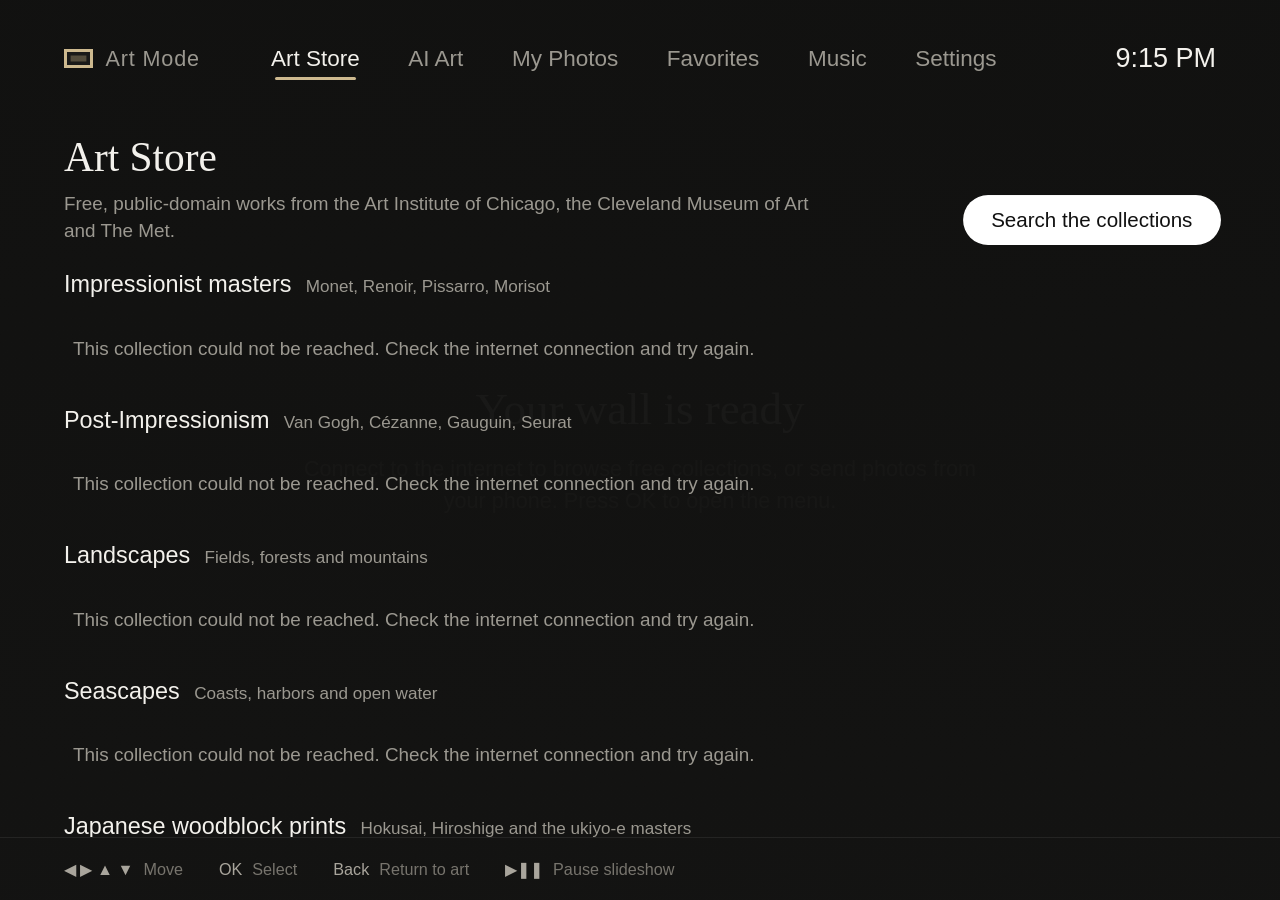
<file: app/src/main/assets/web/index.html>
<!doctype html>
<html lang="en">
<head>
<meta charset="utf-8">
<meta name="viewport" content="width=device-width, initial-scale=1">
<title>Atelier</title>
<link rel="stylesheet" href="styles.css">
</head>
<body>

<!-- Art Mode: what's on the wall -->
<div id="art" class="layer">
  <div class="stage" id="stageA"></div>
  <div class="stage" id="stageB"></div>
  <div id="matte"></div>
  <div id="bezel"></div>
  <div id="tone"></div>
  <div id="dim"></div>
  <div id="empty" class="hidden">
    <div class="empty-title">Your wall is ready</div>
    <div class="empty-text">Connect to the internet to browse free collections, or send photos from your phone. Press OK to open the menu.</div>
  </div>
  <div id="caption"><div class="cap-title"></div><div class="cap-meta"></div></div>
</div>

<!-- Menu -->
<div id="menu" class="layer hidden">
  <header class="topbar">
    <div class="brand"><span class="brand-mark"></span>Art Mode</div>
    <nav class="tabs">
      <button class="tab focusable" data-tab="store">Art Store</button>
      <button class="tab focusable" data-tab="ai">AI Art</button>
      <button class="tab focusable" data-tab="photos">My Photos</button>
      <button class="tab focusable" data-tab="favorites">Favorites</button>
      <button class="tab focusable" data-tab="music">Music</button>
      <button class="tab focusable" data-tab="settings">Settings</button>
    </nav>
    <div class="clock" id="clock"></div>
  </header>
  <main id="panel"></main>
  <footer class="hints">
    <span><b>◀ ▶ ▲ ▼</b> Move</span><span><b>OK</b> Select</span><span><b>Back</b> Return to art</span><span><b>▶❚❚</b> Pause slideshow</span>
  </footer>
</div>

<!-- Artwork detail / preview -->
<div id="detail" class="layer hidden">
  <div class="d-preview">
    <div class="wall"><div class="tv"><div id="pv" class="pv"></div></div></div>
  </div>
  <div class="d-info">
    <div class="d-source"></div>
    <h1 class="d-title"></h1>
    <div class="d-artist"></div>
    <div class="d-date"></div>
    <div class="d-actions">
      <button class="btn primary focusable" id="dShow">Display on wall</button>
      <button class="btn focusable" id="dFav">Add to favorites</button>
      <div class="stepper focusable" id="dMat" tabindex="-1"></div>
      <div class="stepper focusable" id="dColor" tabindex="-1"></div>
      <button class="btn danger focusable" id="dDel">Delete photo</button>
    </div>
  </div>
</div>

<div id="sleep" class="layer hidden"></div>
<div id="toast"></div>

<script src="app.js"></script>
</body>
</html>
</file>
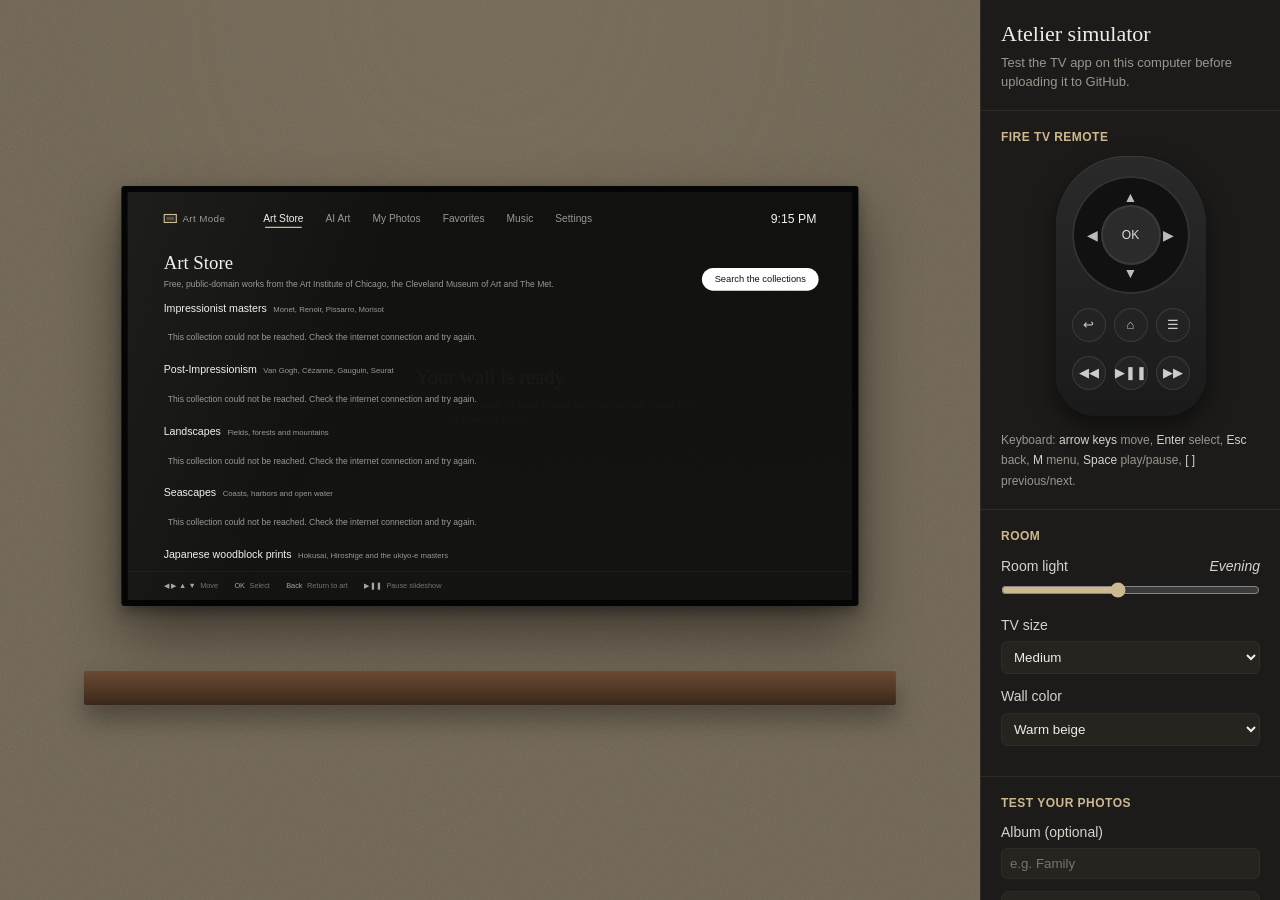
<file: simulator.html>
<!doctype html>
<html lang="en">
<head>
<meta charset="utf-8">
<meta name="viewport" content="width=device-width, initial-scale=1">
<title>Atelier simulator</title>
<style>
  :root{--bg:#121211;--panel:#1c1b19;--ink:#efece6;--muted:#9a968d;--line:#2e2c29;--gilt:#cdb98f}
  *{box-sizing:border-box;margin:0;padding:0}
  html,body{height:100%}
  body{background:var(--bg);color:var(--ink);font:14px/1.45 "Segoe UI",Roboto,Arial,sans-serif;display:flex;overflow:hidden}

  /* Room */
  #room{flex:1;position:relative;overflow:hidden;background:#d6c4a5}
  #room::before{content:"";position:absolute;top:0;left:0;right:0;bottom:0;opacity:.55;mix-blend-mode:multiply;
    background-image:url("data:image/svg+xml;utf8,<svg xmlns='http://www.w3.org/2000/svg' width='300' height='300'><filter id='n'><feTurbulence type='fractalNoise' baseFrequency='.55' numOctaves='3' stitchTiles='stitch'/><feColorMatrix values='0 0 0 0 .55 0 0 0 0 .5 0 0 0 0 .43 0 0 0 .7 0'/></filter><rect width='100%' height='100%' filter='url(%23n)'/></svg>")}
  #lamp{position:absolute;top:0;left:0;right:0;bottom:0;pointer-events:none;
    background:radial-gradient(ellipse 60% 70% at 50% 0%, rgba(255,226,180,.35), rgba(255,226,180,0) 70%)}
  #roomDark{position:absolute;top:0;left:0;right:0;bottom:0;background:#0b0a09;opacity:.45;pointer-events:none;z-index:2;transition:opacity .3s}
  #tvWrap{position:absolute;z-index:3;left:50%;top:44%;transform:translate(-50%,-50%)}
  #tv{position:relative;background:#050505;padding:6px;border-radius:3px;
    box-shadow:0 30px 60px rgba(0,0,0,.45),0 6px 14px rgba(0,0,0,.35)}
  #screen{position:relative;overflow:hidden;background:#000}
  #screen iframe{position:absolute;top:0;left:0;width:1920px;height:1080px;border:0;transform-origin:0 0}
  #glare{position:absolute;top:0;left:0;right:0;bottom:0;pointer-events:none;
    background:linear-gradient(115deg,rgba(255,255,255,.05) 0,rgba(255,255,255,0) 35%)}
  #mantel{position:absolute;z-index:3;left:50%;transform:translateX(-50%);height:34px;border-radius:2px;
    background:linear-gradient(180deg,#6b4a33,#4a3222 70%,#3a271b);box-shadow:0 14px 26px rgba(0,0,0,.35)}
  #exitNote{position:absolute;z-index:5;left:50%;top:50%;transform:translate(-50%,-50%);background:rgba(0,0,0,.85);
    color:#fff;padding:14px 22px;border-radius:24px;display:none}

  /* Side panel */
  aside{width:300px;flex:none;background:var(--panel);border-left:1px solid var(--line);display:flex;flex-direction:column;overflow-y:auto}
  .sec{padding:18px 20px;border-bottom:1px solid var(--line)}
  h1{font-family:Georgia,serif;font-weight:400;font-size:22px}
  .sub{color:var(--muted);margin-top:4px;font-size:13px}
  h2{font-size:12px;color:var(--gilt);font-weight:600;letter-spacing:.04em;margin-bottom:10px}

  /* Remote */
  .remote{width:150px;margin:6px auto 0;padding:20px 14px 26px;border-radius:70px 70px 40px 40px;background:linear-gradient(180deg,#2a2a2b,#1a1a1b);
    box-shadow:inset 0 1px 0 rgba(255,255,255,.08),0 10px 24px rgba(0,0,0,.5);display:flex;flex-direction:column;align-items:center}
  .ring{position:relative;width:118px;height:118px;border-radius:50%;background:#111;box-shadow:inset 0 0 0 2px #333}
  .ring button{position:absolute;background:none;border:0;color:#bbb;font-size:14px;width:38px;height:38px;cursor:pointer;border-radius:50%}
  .ring button:hover,.row button:hover{color:#fff;background:rgba(255,255,255,.06)}
  .ring .up{top:2px;left:40px}.ring .down{bottom:2px;left:40px}.ring .left{left:2px;top:40px}.ring .right{right:2px;top:40px}
  .ring .ok{left:31px;top:31px;width:56px;height:56px;background:#2b2b2c;color:#ddd;font-size:12px;box-shadow:0 0 0 2px #3a3a3a}
  .row{display:flex;justify-content:space-between;width:118px;margin-top:14px}
  .row button{width:34px;height:34px;border-radius:50%;border:0;background:#232324;color:#ccc;cursor:pointer;font-size:13px;box-shadow:inset 0 0 0 1px #3a3a3a}
  button:active{transform:scale(.94)}
  .keys{margin-top:14px;color:var(--muted);font-size:12px;line-height:1.7}
  .keys b{color:#d6d2ca;font-weight:500}

  label.ctl{display:block;margin-bottom:12px}
  label.ctl span{display:flex;justify-content:space-between;color:#d6d2ca;margin-bottom:6px}
  input[type=range]{width:100%;accent-color:var(--gilt)}
  select{width:100%;padding:7px 8px;background:#26241f;color:var(--ink);border:1px solid var(--line);border-radius:6px}
  .btn{display:block;width:100%;text-align:center;padding:9px 10px;border-radius:8px;border:1px solid var(--line);background:#26241f;color:var(--ink);cursor:pointer;margin-bottom:8px;font:inherit}
  .btn:hover{background:#302d28}
  .btn input{display:none}
  .note{color:var(--muted);font-size:12px;margin-top:4px}
</style>
</head>
<body>

<div id="room">
  <div id="lamp"></div>
  <div id="tvWrap">
    <div id="tv">
      <div id="screen">
        <iframe id="app" allow="autoplay" title="Atelier on a virtual TV"></iframe>
        <div id="glare"></div>
      </div>
    </div>
  </div>
  <div id="mantel"></div>
  <div id="roomDark"></div>
  <div id="exitNote">The app would close here. Press any remote button to continue.</div>
</div>

<aside>
  <div class="sec">
    <h1>Atelier simulator</h1>
    <p class="sub">Test the TV app on this computer before uploading it to GitHub.</p>
  </div>

  <div class="sec">
    <h2>FIRE TV REMOTE</h2>
    <div class="remote">
      <div class="ring">
        <button class="up" data-key="up" title="Up">▲</button>
        <button class="left" data-key="left" title="Left">◀</button>
        <button class="ok" data-key="ok" title="Select">OK</button>
        <button class="right" data-key="right" title="Right">▶</button>
        <button class="down" data-key="down" title="Down">▼</button>
      </div>
      <div class="row">
        <button data-key="back" title="Back">↩</button>
        <button data-home title="Home">⌂</button>
        <button data-key="menu" title="Menu">☰</button>
      </div>
      <div class="row">
        <button data-remote="prev" title="Rewind">◀◀</button>
        <button data-remote="playpause" title="Play/Pause">▶❚❚</button>
        <button data-remote="next" title="Fast forward">▶▶</button>
      </div>
    </div>
    <div class="keys">
      Keyboard: <b>arrow keys</b> move, <b>Enter</b> select, <b>Esc</b> back, <b>M</b> menu,
      <b>Space</b> play/pause, <b>[</b> <b>]</b> previous/next.
    </div>
  </div>

  <div class="sec">
    <h2>ROOM</h2>
    <label class="ctl"><span>Room light <em id="lightVal">Evening</em></span>
      <input id="light" type="range" min="0" max="100" value="45"></label>
    <label class="ctl"><span>TV size</span>
      <select id="size">
        <option value="0.62">Small</option>
        <option value="0.74" selected>Medium</option>
        <option value="0.86">Large</option>
      </select></label>
    <label class="ctl"><span>Wall color</span>
      <select id="wall">
        <option value="#d6c4a5" selected>Warm beige</option>
        <option value="#e9e6df">Off-white</option>
        <option value="#9aa39a">Sage</option>
        <option value="#5b5f66">Slate</option>
      </select></label>
  </div>

  <div class="sec">
    <h2>TEST YOUR PHOTOS</h2>
    <label class="ctl"><span>Album (optional)</span>
      <input id="simAlbum" type="text" placeholder="e.g. Family" style="width:100%;padding:7px 8px;background:#26241f;color:#efece6;border:1px solid #2e2c29;border-radius:6px"></label>
    <label class="btn">Add photos from this computer
      <input id="files" type="file" accept="image/*" multiple></label>
    <p class="note">They appear under My Photos for this session only. Nothing is uploaded.</p>
  </div>

  <div class="sec">
    <h2>APP</h2>
    <button class="btn" id="reload">Reload app</button>
    <button class="btn" id="reset">Reset app (clear settings and favorites)</button>
    <p class="note">The Art Store and music need an internet connection. Phone upload and opening Spotify, Amazon Music or Apple Music only work on the Fire TV.</p>
  </div>
</aside>

<script>
(function () {
  // The whole TV app is embedded below, so this file works on its own from any folder.
  var APP_B64 = '[base64]/[base64]/[base64]/[base64]/[base64]/[base64]/IGV5IDw9IGN5ICsgMSA6IGV5ID49IGN5IC0gMSkgcmV0dXJuOwogICAgICAgIHByaW1hcnkgPSBkaXIgPT09ICdkb3duJyA/[base64]/[base64]/[base64]/[base64]/[base64]/[base64]/[base64]/[base64]/[base64]/[base64]/[base64]/[base64]/[base64]/[base64]/[base64]/[base64]/[base64]/[base64]/[base64]/[base64]/[base64]/[base64]/[base64]/[base64]/[base64]';
  var APP_HTML = new TextDecoder('utf-8').decode(Uint8Array.from(atob(APP_B64), function (c) { return c.charCodeAt(0); }));
  document.getElementById('app').srcdoc = APP_HTML;

  var app = document.getElementById('app'), screen = document.getElementById('screen'),
      tvWrap = document.getElementById('tvWrap'), mantel = document.getElementById('mantel'),
      room = document.getElementById('room'), exitNote = document.getElementById('exitNote');

  // Keep keyboard focus on the TV, like a real remote, so the highlight is always visible.
  function focusTv() { try { app.focus(); app.contentWindow.focus(); } catch (e) {} }
  function send(msg) { msg.atelier = 'sim'; app.contentWindow.postMessage(msg, '*'); exitNote.style.display = 'none'; focusTv(); }
  app.addEventListener('load', function () { setTimeout(focusTv, 300); });

  // Scale a real 1920x1080 TV screen to fit the room.
  function layout() {
    var frac = parseFloat(document.getElementById('size').value);
    var w = Math.min(room.clientWidth * frac, room.clientHeight * 0.68 * 16 / 9), h = w * 9 / 16;
    screen.style.width = w + 'px'; screen.style.height = h + 'px';
    app.style.transform = 'scale(' + (w / 1920) + ')';
    var r = tvWrap.getBoundingClientRect(), rr = room.getBoundingClientRect();
    mantel.style.width = (w * 1.12) + 'px';
    mantel.style.top = (r.bottom - rr.top + h * 0.16) + 'px';
  }
  window.addEventListener('resize', layout);
  document.getElementById('size').addEventListener('change', layout);
  layout();

  document.querySelectorAll('.remote button').forEach(function (b) {
    b.addEventListener('mousedown', function (e) { e.preventDefault(); });
  });
  document.querySelectorAll('[data-key]').forEach(function (b) {
    b.addEventListener('click', function () { send({ key: b.getAttribute('data-key') }); });
  });
  document.querySelectorAll('[data-remote]').forEach(function (b) {
    b.addEventListener('click', function () { send({ remote: b.getAttribute('data-remote') }); });
  });
  document.querySelector('[data-home]').addEventListener('click', function () {
    exitNote.textContent = 'Home would leave the app on a real Fire TV.';
    exitNote.style.display = 'block';
    setTimeout(function () { exitNote.style.display = 'none'; }, 2000);
  });

  // Keyboard when the simulator page (not the TV) has focus.
  var KEYS = { ArrowUp: 'up', ArrowDown: 'down', ArrowLeft: 'left', ArrowRight: 'right', Enter: 'ok', Escape: 'back', Backspace: 'back', m: 'menu', M: 'menu' };
  document.addEventListener('keydown', function (e) {
    if (e.target.tagName === 'INPUT' || e.target.tagName === 'SELECT') return;
    if (KEYS[e.key]) { e.preventDefault(); send({ key: KEYS[e.key] }); }
    else if (e.key === ' ') { e.preventDefault(); send({ remote: 'playpause' }); }
    else if (e.key === '[') send({ remote: 'prev' });
    else if (e.key === ']') send({ remote: 'next' });
  });

  window.addEventListener('message', function (e) {
    if (e.data && e.data.atelier === 'exit') {
      exitNote.textContent = 'The app would close here. Press any remote button to continue.';
      exitNote.style.display = 'block';
    }
  });

  var light = document.getElementById('light'), lightVal = document.getElementById('lightVal');
  function applyLight() {
    var v = +light.value;
    document.getElementById('roomDark').style.opacity = (1 - v / 100) * 0.82;
    document.getElementById('lamp').style.opacity = v / 100;
    lightVal.textContent = v > 75 ? 'Daylight' : v > 50 ? 'Bright room' : v > 25 ? 'Evening' : 'Night';
  }
  light.addEventListener('input', applyLight);
  applyLight();
  document.getElementById('wall').addEventListener('change', function (e) { room.style.backgroundColor = e.target.value; });

  // Test photos: shrink to 2560px so they behave like phone uploads.
  document.getElementById('files').addEventListener('change', function (e) {
    var files = Array.prototype.slice.call(e.target.files), out = [];
    function next() {
      if (!files.length) { if (out.length) send({ photos: out, album: document.getElementById('simAlbum').value.trim() }); e.target.value = ''; return; }
      var f = files.shift(), url = URL.createObjectURL(f), img = new Image();
      img.onload = function () {
        var s = Math.min(1, 2560 / Math.max(img.naturalWidth, img.naturalHeight));
        var c = document.createElement('canvas');
        c.width = Math.round(img.naturalWidth * s); c.height = Math.round(img.naturalHeight * s);
        c.getContext('2d').drawImage(img, 0, 0, c.width, c.height);
        out.push({ name: f.name, url: c.toDataURL('image/jpeg', 0.9) });
        URL.revokeObjectURL(url); next();
      };
      img.onerror = function () { URL.revokeObjectURL(url); next(); };
      img.src = url;
    }
    next();
  });

  document.getElementById('reload').addEventListener('click', function () { app.srcdoc = APP_HTML + ' '; setTimeout(function () { app.srcdoc = APP_HTML; }, 0); });
  document.getElementById('reset').addEventListener('click', function () {
    if (confirm('Clear the simulator’s settings, favorites and history?')) send({ reset: true });
  });
})();
</script>
</body>
</html>
</file>
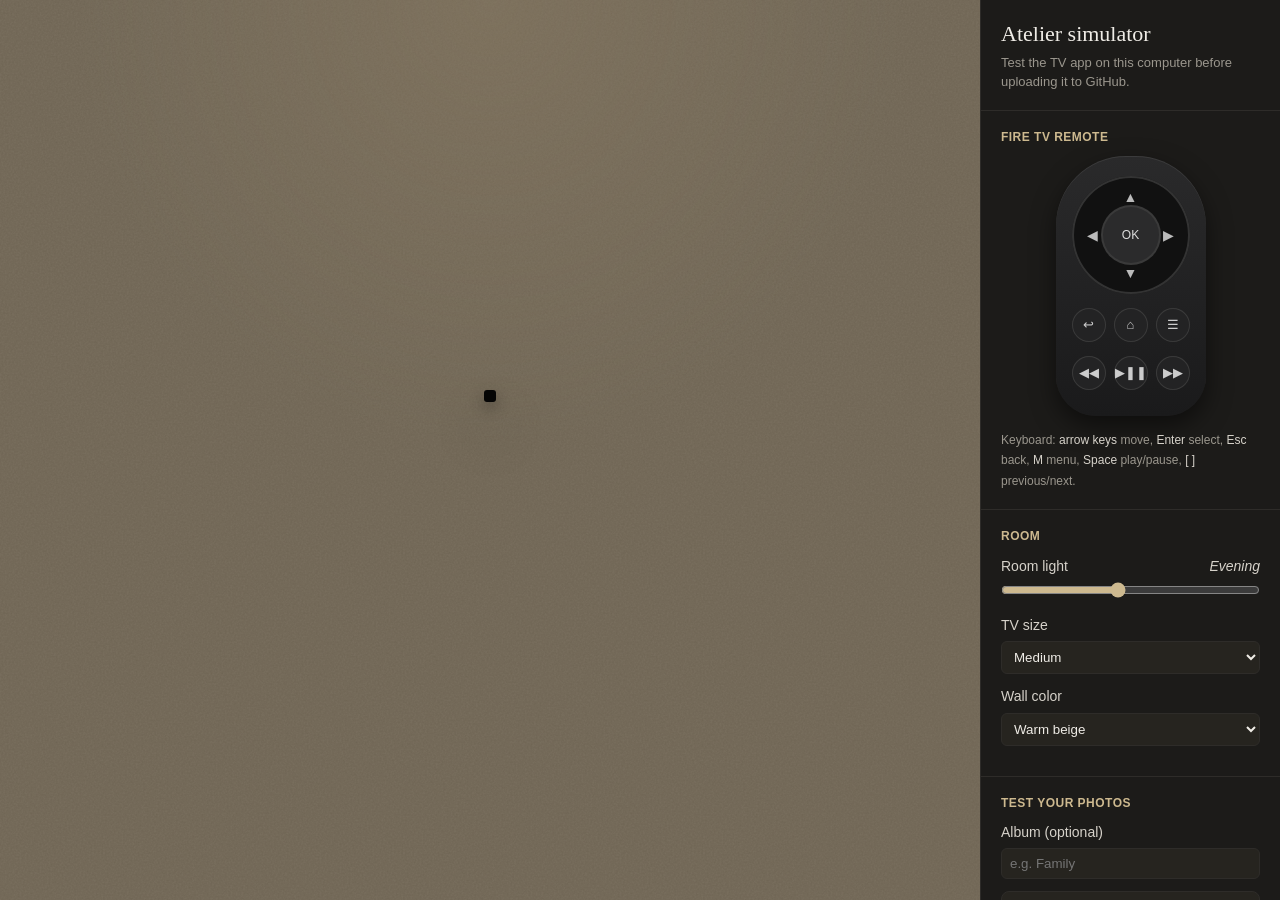
<file: tools/simulator-template.html>
<!doctype html>
<html lang="en">
<head>
<meta charset="utf-8">
<meta name="viewport" content="width=device-width, initial-scale=1">
<title>Atelier simulator</title>
<style>
  :root{--bg:#121211;--panel:#1c1b19;--ink:#efece6;--muted:#9a968d;--line:#2e2c29;--gilt:#cdb98f}
  *{box-sizing:border-box;margin:0;padding:0}
  html,body{height:100%}
  body{background:var(--bg);color:var(--ink);font:14px/1.45 "Segoe UI",Roboto,Arial,sans-serif;display:flex;overflow:hidden}

  /* Room */
  #room{flex:1;position:relative;overflow:hidden;background:#d6c4a5}
  #room::before{content:"";position:absolute;top:0;left:0;right:0;bottom:0;opacity:.55;mix-blend-mode:multiply;
    background-image:url("data:image/svg+xml;utf8,<svg xmlns='http://www.w3.org/2000/svg' width='300' height='300'><filter id='n'><feTurbulence type='fractalNoise' baseFrequency='.55' numOctaves='3' stitchTiles='stitch'/><feColorMatrix values='0 0 0 0 .55 0 0 0 0 .5 0 0 0 0 .43 0 0 0 .7 0'/></filter><rect width='100%' height='100%' filter='url(%23n)'/></svg>")}
  #lamp{position:absolute;top:0;left:0;right:0;bottom:0;pointer-events:none;
    background:radial-gradient(ellipse 60% 70% at 50% 0%, rgba(255,226,180,.35), rgba(255,226,180,0) 70%)}
  #roomDark{position:absolute;top:0;left:0;right:0;bottom:0;background:#0b0a09;opacity:.45;pointer-events:none;z-index:2;transition:opacity .3s}
  #tvWrap{position:absolute;z-index:3;left:50%;top:44%;transform:translate(-50%,-50%)}
  #tv{position:relative;background:#050505;padding:6px;border-radius:3px;
    box-shadow:0 30px 60px rgba(0,0,0,.45),0 6px 14px rgba(0,0,0,.35)}
  #screen{position:relative;overflow:hidden;background:#000}
  #screen iframe{position:absolute;top:0;left:0;width:1920px;height:1080px;border:0;transform-origin:0 0}
  #glare{position:absolute;top:0;left:0;right:0;bottom:0;pointer-events:none;
    background:linear-gradient(115deg,rgba(255,255,255,.05) 0,rgba(255,255,255,0) 35%)}
  #mantel{position:absolute;z-index:3;left:50%;transform:translateX(-50%);height:34px;border-radius:2px;
    background:linear-gradient(180deg,#6b4a33,#4a3222 70%,#3a271b);box-shadow:0 14px 26px rgba(0,0,0,.35)}
  #exitNote{position:absolute;z-index:5;left:50%;top:50%;transform:translate(-50%,-50%);background:rgba(0,0,0,.85);
    color:#fff;padding:14px 22px;border-radius:24px;display:none}

  /* Side panel */
  aside{width:300px;flex:none;background:var(--panel);border-left:1px solid var(--line);display:flex;flex-direction:column;overflow-y:auto}
  .sec{padding:18px 20px;border-bottom:1px solid var(--line)}
  h1{font-family:Georgia,serif;font-weight:400;font-size:22px}
  .sub{color:var(--muted);margin-top:4px;font-size:13px}
  h2{font-size:12px;color:var(--gilt);font-weight:600;letter-spacing:.04em;margin-bottom:10px}

  /* Remote */
  .remote{width:150px;margin:6px auto 0;padding:20px 14px 26px;border-radius:70px 70px 40px 40px;background:linear-gradient(180deg,#2a2a2b,#1a1a1b);
    box-shadow:inset 0 1px 0 rgba(255,255,255,.08),0 10px 24px rgba(0,0,0,.5);display:flex;flex-direction:column;align-items:center}
  .ring{position:relative;width:118px;height:118px;border-radius:50%;background:#111;box-shadow:inset 0 0 0 2px #333}
  .ring button{position:absolute;background:none;border:0;color:#bbb;font-size:14px;width:38px;height:38px;cursor:pointer;border-radius:50%}
  .ring button:hover,.row button:hover{color:#fff;background:rgba(255,255,255,.06)}
  .ring .up{top:2px;left:40px}.ring .down{bottom:2px;left:40px}.ring .left{left:2px;top:40px}.ring .right{right:2px;top:40px}
  .ring .ok{left:31px;top:31px;width:56px;height:56px;background:#2b2b2c;color:#ddd;font-size:12px;box-shadow:0 0 0 2px #3a3a3a}
  .row{display:flex;justify-content:space-between;width:118px;margin-top:14px}
  .row button{width:34px;height:34px;border-radius:50%;border:0;background:#232324;color:#ccc;cursor:pointer;font-size:13px;box-shadow:inset 0 0 0 1px #3a3a3a}
  button:active{transform:scale(.94)}
  .keys{margin-top:14px;color:var(--muted);font-size:12px;line-height:1.7}
  .keys b{color:#d6d2ca;font-weight:500}

  label.ctl{display:block;margin-bottom:12px}
  label.ctl span{display:flex;justify-content:space-between;color:#d6d2ca;margin-bottom:6px}
  input[type=range]{width:100%;accent-color:var(--gilt)}
  select{width:100%;padding:7px 8px;background:#26241f;color:var(--ink);border:1px solid var(--line);border-radius:6px}
  .btn{display:block;width:100%;text-align:center;padding:9px 10px;border-radius:8px;border:1px solid var(--line);background:#26241f;color:var(--ink);cursor:pointer;margin-bottom:8px;font:inherit}
  .btn:hover{background:#302d28}
  .btn input{display:none}
  .note{color:var(--muted);font-size:12px;margin-top:4px}
</style>
</head>
<body>

<div id="room">
  <div id="lamp"></div>
  <div id="tvWrap">
    <div id="tv">
      <div id="screen">
        <iframe id="app" allow="autoplay" title="Atelier on a virtual TV"></iframe>
        <div id="glare"></div>
      </div>
    </div>
  </div>
  <div id="mantel"></div>
  <div id="roomDark"></div>
  <div id="exitNote">The app would close here. Press any remote button to continue.</div>
</div>

<aside>
  <div class="sec">
    <h1>Atelier simulator</h1>
    <p class="sub">Test the TV app on this computer before uploading it to GitHub.</p>
  </div>

  <div class="sec">
    <h2>FIRE TV REMOTE</h2>
    <div class="remote">
      <div class="ring">
        <button class="up" data-key="up" title="Up">▲</button>
        <button class="left" data-key="left" title="Left">◀</button>
        <button class="ok" data-key="ok" title="Select">OK</button>
        <button class="right" data-key="right" title="Right">▶</button>
        <button class="down" data-key="down" title="Down">▼</button>
      </div>
      <div class="row">
        <button data-key="back" title="Back">↩</button>
        <button data-home title="Home">⌂</button>
        <button data-key="menu" title="Menu">☰</button>
      </div>
      <div class="row">
        <button data-remote="prev" title="Rewind">◀◀</button>
        <button data-remote="playpause" title="Play/Pause">▶❚❚</button>
        <button data-remote="next" title="Fast forward">▶▶</button>
      </div>
    </div>
    <div class="keys">
      Keyboard: <b>arrow keys</b> move, <b>Enter</b> select, <b>Esc</b> back, <b>M</b> menu,
      <b>Space</b> play/pause, <b>[</b> <b>]</b> previous/next.
    </div>
  </div>

  <div class="sec">
    <h2>ROOM</h2>
    <label class="ctl"><span>Room light <em id="lightVal">Evening</em></span>
      <input id="light" type="range" min="0" max="100" value="45"></label>
    <label class="ctl"><span>TV size</span>
      <select id="size">
        <option value="0.62">Small</option>
        <option value="0.74" selected>Medium</option>
        <option value="0.86">Large</option>
      </select></label>
    <label class="ctl"><span>Wall color</span>
      <select id="wall">
        <option value="#d6c4a5" selected>Warm beige</option>
        <option value="#e9e6df">Off-white</option>
        <option value="#9aa39a">Sage</option>
        <option value="#5b5f66">Slate</option>
      </select></label>
  </div>

  <div class="sec">
    <h2>TEST YOUR PHOTOS</h2>
    <label class="ctl"><span>Album (optional)</span>
      <input id="simAlbum" type="text" placeholder="e.g. Family" style="width:100%;padding:7px 8px;background:#26241f;color:#efece6;border:1px solid #2e2c29;border-radius:6px"></label>
    <label class="btn">Add photos from this computer
      <input id="files" type="file" accept="image/*" multiple></label>
    <p class="note">They appear under My Photos for this session only. Nothing is uploaded.</p>
  </div>

  <div class="sec">
    <h2>APP</h2>
    <button class="btn" id="reload">Reload app</button>
    <button class="btn" id="reset">Reset app (clear settings and favorites)</button>
    <p class="note">The Art Store and music need an internet connection. Phone upload and opening Spotify, Amazon Music or Apple Music only work on the Fire TV.</p>
  </div>
</aside>

<script>
(function () {
  // The whole TV app is embedded below, so this file works on its own from any folder.
  var APP_B64 = '__APP_B64__';
  var APP_HTML = new TextDecoder('utf-8').decode(Uint8Array.from(atob(APP_B64), function (c) { return c.charCodeAt(0); }));
  document.getElementById('app').srcdoc = APP_HTML;

  var app = document.getElementById('app'), screen = document.getElementById('screen'),
      tvWrap = document.getElementById('tvWrap'), mantel = document.getElementById('mantel'),
      room = document.getElementById('room'), exitNote = document.getElementById('exitNote');

  // Keep keyboard focus on the TV, like a real remote, so the highlight is always visible.
  function focusTv() { try { app.focus(); app.contentWindow.focus(); } catch (e) {} }
  function send(msg) { msg.atelier = 'sim'; app.contentWindow.postMessage(msg, '*'); exitNote.style.display = 'none'; focusTv(); }
  app.addEventListener('load', function () { setTimeout(focusTv, 300); });

  // Scale a real 1920x1080 TV screen to fit the room.
  function layout() {
    var frac = parseFloat(document.getElementById('size').value);
    var w = Math.min(room.clientWidth * frac, room.clientHeight * 0.68 * 16 / 9), h = w * 9 / 16;
    screen.style.width = w + 'px'; screen.style.height = h + 'px';
    app.style.transform = 'scale(' + (w / 1920) + ')';
    var r = tvWrap.getBoundingClientRect(), rr = room.getBoundingClientRect();
    mantel.style.width = (w * 1.12) + 'px';
    mantel.style.top = (r.bottom - rr.top + h * 0.16) + 'px';
  }
  window.addEventListener('resize', layout);
  document.getElementById('size').addEventListener('change', layout);
  layout();

  document.querySelectorAll('.remote button').forEach(function (b) {
    b.addEventListener('mousedown', function (e) { e.preventDefault(); });
  });
  document.querySelectorAll('[data-key]').forEach(function (b) {
    b.addEventListener('click', function () { send({ key: b.getAttribute('data-key') }); });
  });
  document.querySelectorAll('[data-remote]').forEach(function (b) {
    b.addEventListener('click', function () { send({ remote: b.getAttribute('data-remote') }); });
  });
  document.querySelector('[data-home]').addEventListener('click', function () {
    exitNote.textContent = 'Home would leave the app on a real Fire TV.';
    exitNote.style.display = 'block';
    setTimeout(function () { exitNote.style.display = 'none'; }, 2000);
  });

  // Keyboard when the simulator page (not the TV) has focus.
  var KEYS = { ArrowUp: 'up', ArrowDown: 'down', ArrowLeft: 'left', ArrowRight: 'right', Enter: 'ok', Escape: 'back', Backspace: 'back', m: 'menu', M: 'menu' };
  document.addEventListener('keydown', function (e) {
    if (e.target.tagName === 'INPUT' || e.target.tagName === 'SELECT') return;
    if (KEYS[e.key]) { e.preventDefault(); send({ key: KEYS[e.key] }); }
    else if (e.key === ' ') { e.preventDefault(); send({ remote: 'playpause' }); }
    else if (e.key === '[') send({ remote: 'prev' });
    else if (e.key === ']') send({ remote: 'next' });
  });

  window.addEventListener('message', function (e) {
    if (e.data && e.data.atelier === 'exit') {
      exitNote.textContent = 'The app would close here. Press any remote button to continue.';
      exitNote.style.display = 'block';
    }
  });

  var light = document.getElementById('light'), lightVal = document.getElementById('lightVal');
  function applyLight() {
    var v = +light.value;
    document.getElementById('roomDark').style.opacity = (1 - v / 100) * 0.82;
    document.getElementById('lamp').style.opacity = v / 100;
    lightVal.textContent = v > 75 ? 'Daylight' : v > 50 ? 'Bright room' : v > 25 ? 'Evening' : 'Night';
  }
  light.addEventListener('input', applyLight);
  applyLight();
  document.getElementById('wall').addEventListener('change', function (e) { room.style.backgroundColor = e.target.value; });

  // Test photos: shrink to 2560px so they behave like phone uploads.
  document.getElementById('files').addEventListener('change', function (e) {
    var files = Array.prototype.slice.call(e.target.files), out = [];
    function next() {
      if (!files.length) { if (out.length) send({ photos: out, album: document.getElementById('simAlbum').value.trim() }); e.target.value = ''; return; }
      var f = files.shift(), url = URL.createObjectURL(f), img = new Image();
      img.onload = function () {
        var s = Math.min(1, 2560 / Math.max(img.naturalWidth, img.naturalHeight));
        var c = document.createElement('canvas');
        c.width = Math.round(img.naturalWidth * s); c.height = Math.round(img.naturalHeight * s);
        c.getContext('2d').drawImage(img, 0, 0, c.width, c.height);
        out.push({ name: f.name, url: c.toDataURL('image/jpeg', 0.9) });
        URL.revokeObjectURL(url); next();
      };
      img.onerror = function () { URL.revokeObjectURL(url); next(); };
      img.src = url;
    }
    next();
  });

  document.getElementById('reload').addEventListener('click', function () { app.srcdoc = APP_HTML + ' '; setTimeout(function () { app.srcdoc = APP_HTML; }, 0); });
  document.getElementById('reset').addEventListener('click', function () {
    if (confirm('Clear the simulator’s settings, favorites and history?')) send({ reset: true });
  });
})();
</script>
</body>
</html>
</file>
<file: app/src/main/assets/web/styles.css>
/* Atelier — Art Mode for Fire TV.
   Written for older Fire TV WebViews: no flex gap, no aspect-ratio, no inset shorthand. */
:root{
  --ink:#f3f1ec; --muted:#9b9890; --faint:rgba(255,255,255,.07);
  --menu:#131313; --menu2:#1b1b1a; --focus:#ffffff; --gilt:#cdb98f;
}
*{box-sizing:border-box;margin:0;padding:0}
html,body{width:100%;height:100%;overflow:hidden;background:#000;color:var(--ink);
  font-family:Roboto,"Amazon Ember","Helvetica Neue",Arial,sans-serif;-webkit-font-smoothing:antialiased}
button{font:inherit;color:inherit;background:none;border:0;cursor:pointer}
.layer{position:fixed;top:0;left:0;right:0;bottom:0}
.hidden{display:none!important}.focusable:focus{outline:none}

/* ---------- Art layer ---------- */
#art{z-index:1;background:#000}
.stage{position:absolute;top:0;left:0;width:100%;height:100%;overflow:hidden;opacity:0;transition:opacity 1.6s ease}
.stage.show{opacity:1}
.stage.instant{transition:none}
.aperture{position:absolute;background-size:cover;background-position:center;background-repeat:no-repeat}
.aperture.bevel::after{content:"";position:absolute;top:0;left:0;right:0;bottom:0;
  box-shadow:inset .25em .32em .6em rgba(0,0,0,.30), inset 0 0 .18em rgba(0,0,0,.28)}
.paper{position:absolute;top:0;left:0;right:0;bottom:0;pointer-events:none;opacity:.22;mix-blend-mode:multiply;
  background-size:260px 260px;
  background-image:url("data:image/svg+xml;utf8,<svg xmlns='http://www.w3.org/2000/svg' width='260' height='260'><filter id='n'><feTurbulence type='fractalNoise' baseFrequency='.85' numOctaves='3' stitchTiles='stitch'/><feColorMatrix values='0 0 0 0 .45 0 0 0 0 .42 0 0 0 0 .38 0 0 0 .9 0'/></filter><rect width='100%' height='100%' filter='url(%23n)'/></svg>")}
.mat-light{position:absolute;top:0;left:0;right:0;bottom:0;pointer-events:none;
  background-image:radial-gradient(ellipse 85% 75% at 45% 30%, rgba(255,250,240,.07), rgba(255,250,240,0) 65%),
    linear-gradient(180deg, rgba(255,248,236,.04) 0, rgba(0,0,0,.09) 100%);
  box-shadow:inset 0 0 9em rgba(0,0,0,.16)}
.card.pending{display:none}
.card.pick .check{position:absolute;top:1vh;right:1vh;width:3.6vh;height:3.6vh;border-radius:50%;display:flex;align-items:center;justify-content:center;
  font-size:2.2vh;background:rgba(0,0,0,.45);color:transparent;border:.25vh solid rgba(255,255,255,.7)}
.card.pick.picked .check{background:var(--gilt);color:#1b1a17;border-color:var(--gilt)}
.card.pick.picked .thumb{box-shadow:0 0 0 .45vh var(--gilt)}
.card.pick:focus .thumb,.card.pick.focused .thumb{box-shadow:0 0 0 .45vh var(--focus), 0 1.6vh 4vh rgba(0,0,0,.65)}
.album-tile .thumb .big{position:absolute;top:0;left:0;right:0;bottom:0;display:flex;align-items:center;justify-content:center;font-size:6vh;color:#5a5750}
.album-tile .badge{left:auto;right:1vh;top:auto;bottom:1vh}
.music-tile .thumb{display:flex;flex-direction:column;justify-content:flex-end;padding:2vh 2.2vh;border:1px solid rgba(255,255,255,.06)}
.mt-name{font-family:Georgia,"Noto Serif","Droid Serif",serif;font-size:2.7vh;color:#f3efe7;line-height:1.15}
.mt-note{font-size:1.65vh;color:rgba(243,239,231,.7);margin-top:.6vh;line-height:1.35}
.music-tile .badge{background:rgba(205,185,143,.9);color:#1b1a17}
.music-status{padding:0 1vh 1vh;color:var(--gilt);font-size:2.2vh}
.blur-bg{position:absolute;top:-8%;left:-8%;right:-8%;bottom:-8%;background-size:cover;background-position:center;
  -webkit-filter:blur(3.4em) saturate(1.1) brightness(.55);filter:blur(3.4em) saturate(1.1) brightness(.55)}
.blur-shade{position:absolute;top:0;left:0;right:0;bottom:0;background:radial-gradient(ellipse at center, rgba(0,0,0,0) 45%, rgba(0,0,0,.45) 100%)}
.aperture.lifted{box-shadow:0 0 2.5em rgba(0,0,0,.55)}
.spotlight{position:absolute;top:0;left:0;right:0;bottom:0;
  background:radial-gradient(ellipse 70% 80% at 50% 38%, rgba(255,236,205,.10), rgba(0,0,0,0) 70%), linear-gradient(180deg, rgba(0,0,0,0) 60%, rgba(0,0,0,.25))}
.aperture.framed{box-shadow:0 0 0 .55em #0d0c0b, 0 0 0 .65em #2b2925, 0 1.8em 3.2em rgba(0,0,0,.6)}
.box-depth{position:absolute;top:0;left:0;right:0;bottom:0;pointer-events:none;
  box-shadow:inset 0 1.4em 2.6em -1.2em rgba(0,0,0,.38), inset 0 0 3.5em rgba(0,0,0,.20)}

/* Matte "anti-glare" finish: faint grain + soft room light */
#matte{position:absolute;top:0;left:0;right:0;bottom:0;pointer-events:none;z-index:3;
  background:radial-gradient(ellipse 70% 55% at 28% 8%, rgba(255,250,240,.055), rgba(255,250,240,0) 70%)}
#matte::after{content:"";position:absolute;top:0;left:0;right:0;bottom:0;opacity:.07;mix-blend-mode:overlay;background-size:220px 220px;
  background-image:url("data:image/svg+xml;utf8,<svg xmlns='http://www.w3.org/2000/svg' width='220' height='220'><filter id='g'><feTurbulence type='fractalNoise' baseFrequency='1.2' numOctaves='2' stitchTiles='stitch'/></filter><rect width='100%' height='100%' filter='url(%23g)'/></svg>")}

/* Simulated frame bezel for TVs without one */
#bezel{position:absolute;top:0;left:0;right:0;bottom:0;pointer-events:none;z-index:4}
#bezel.bezel-none{display:none}
#bezel.bezel-white{border:2.4vh solid #efede8;box-shadow:inset 0 .5vh 1.2vh rgba(0,0,0,.35)}
#bezel.bezel-black{border:2.4vh solid #161616;box-shadow:inset 0 .5vh 1.2vh rgba(0,0,0,.5)}
#bezel.bezel-beige{border:2.4vh solid #d9c9ad;border-image:repeating-linear-gradient(90deg,#dccdb1 0,#d3c2a3 7px,#e0d2b8 13px,#d6c6a8 21px) 1;box-shadow:inset 0 .5vh 1.2vh rgba(0,0,0,.35)}
#bezel.bezel-teak{border:2.4vh solid #8b5a34;border-image:repeating-linear-gradient(90deg,#8e5d36 0,#7d4f2c 6px,#946339 11px,#83532f 19px,#8a5a33 26px) 1;box-shadow:inset 0 .5vh 1.2vh rgba(0,0,0,.45)}
#bezel.bezel-walnut{border:2.4vh solid #4a3123;border-image:repeating-linear-gradient(90deg,#4d3325 0,#3f291d 6px,#553828 12px,#45301f 20px) 1;box-shadow:inset 0 .5vh 1.2vh rgba(0,0,0,.5)}

#tone{position:absolute;top:0;left:0;right:0;bottom:0;pointer-events:none;z-index:5;opacity:0;mix-blend-mode:multiply;transition:opacity .4s}
#dim{position:absolute;top:0;left:0;right:0;bottom:0;pointer-events:none;z-index:6;background:#000;opacity:0;transition:opacity .8s}

#caption{position:absolute;left:5vw;bottom:6vh;z-index:7;max-width:48vw;padding:1.8vh 2.4vh;border-radius:.6vh;
  background:rgba(12,12,12,.62);opacity:0;transform:translateY(1vh);transition:opacity .6s, transform .6s}
#caption.show{opacity:1;transform:none}
.cap-title{font-family:Georgia,"Noto Serif","Droid Serif",serif;font-size:3vh;line-height:1.2}
.cap-meta{font-size:2vh;color:#cfcbc2;margin-top:.6vh}

#empty{position:absolute;top:0;left:0;right:0;bottom:0;z-index:2;display:flex;flex-direction:column;align-items:center;justify-content:center;text-align:center;background:#1a1917}
.empty-title{font-family:Georgia,"Noto Serif",serif;font-size:5vh;font-weight:400}
.empty-text{margin-top:2vh;color:var(--muted);font-size:2.4vh;max-width:56vw;line-height:1.5}

/* ---------- Menu ---------- */
#menu{z-index:10;background:linear-gradient(180deg,rgba(17,17,16,.97) 0,rgba(19,19,18,.95) 100%)}
.topbar{position:absolute;top:0;left:0;right:0;height:13vh;display:flex;align-items:center;padding:0 5vw}
.brand{display:flex;align-items:center;font-size:2.4vh;color:var(--muted);letter-spacing:.04em;margin-right:4vw}
.brand-mark{display:inline-block;width:3.2vh;height:2.2vh;border:.35vh solid var(--gilt);margin-right:1.4vh;box-shadow:inset 0 0 0 .4vh #1a1a19, inset 0 0 0 1vh rgba(205,185,143,.35)}
.tabs{display:flex}
.tab{font-size:2.5vh;color:var(--muted);padding:1.2vh 2.2vh;border-radius:4vh;margin-right:1vh;position:relative;transition:background .15s,color .15s}
.tab.active{color:var(--ink)}
.tab.active::after{content:"";position:absolute;left:2.6vh;right:2.6vh;bottom:.3vh;height:.3vh;background:var(--gilt);border-radius:.3vh}.tab:focus,.tab.focused{background:var(--focus);color:#111}.tab:focus::after,.tab.focused::after{display:none}
.clock{margin-left:auto;font-size:3vh;font-weight:300;color:var(--ink)}

#panel{position:absolute;top:13vh;bottom:7vh;left:0;right:0;overflow-y:auto;overflow-x:hidden;padding:1vh 5vw 8vh;scroll-padding-top:6vh;scroll-padding-bottom:6vh}
#panel::-webkit-scrollbar,.row-scroll::-webkit-scrollbar{display:none}
.hints{position:absolute;left:0;right:0;bottom:0;height:7vh;display:flex;align-items:center;padding:0 5vw;font-size:1.8vh;color:#77746d;border-top:1px solid var(--faint)}
.hints span{margin-right:4vh}
.hints b{color:#a9a59c;font-weight:500;margin-right:.6vh}

.view-head{display:flex;align-items:flex-end;justify-content:space-between;margin:1vh 0 3vh}
.view-head h1{font-family:Georgia,"Noto Serif","Droid Serif",serif;font-weight:400;font-size:4.6vh;line-height:1.1}
.view-head p{color:var(--muted);font-size:2.1vh;margin-top:1vh;max-width:60vw;line-height:1.45}
.head-actions{display:flex;flex:none}

/* Rows (Art Store) */
.row{margin-bottom:2.2vh}
.row h2{font-size:2.6vh;font-weight:400;display:flex;align-items:baseline}
.row h2 small{font-size:1.9vh;color:var(--muted);margin-left:1.6vh}
.row-scroll{overflow-x:auto;overflow-y:hidden;padding:2.4vh 2vh 1vh;margin:0 -2vh;scroll-padding-left:2vh;scroll-padding-right:6vw}
.row-track{display:flex}
.row-track .card{flex:none;width:30vh;margin-right:2.4vh}

/* Cards */
.card{position:relative;border-radius:.6vh}
.thumb{position:relative;height:20vh;border-radius:.5vh;overflow:hidden;background:#262523;transition:transform .18s ease, box-shadow .18s ease}
.thumb img{display:block;width:100%;height:100%;object-fit:cover}
.thumb.broken::after{content:"Image unavailable";position:absolute;top:0;left:0;right:0;bottom:0;display:flex;align-items:center;justify-content:center;color:#666;font-size:1.7vh}
.card .meta{margin-top:1.2vh;padding:0 .2vh}
.card .t{font-size:1.95vh;white-space:nowrap;overflow:hidden;text-overflow:ellipsis;color:#dcd9d2}
.card .a{font-size:1.65vh;color:var(--muted);white-space:nowrap;overflow:hidden;text-overflow:ellipsis;margin-top:.4vh}.card:focus .thumb,.card.focused .thumb{transform:scale(1.07);box-shadow:0 0 0 .45vh var(--focus), 0 1.6vh 4vh rgba(0,0,0,.65)}.card:focus .t,.card.focused .t{color:#fff}
.badge{position:absolute;top:1vh;left:1vh;font-size:1.5vh;padding:.4vh 1vh;border-radius:2vh;background:rgba(0,0,0,.66);color:#fff}
.badge.fav{left:auto;right:1vh;color:#f3c2c2}
.card.more .thumb,.card.add .thumb{display:flex;flex-direction:column;align-items:center;justify-content:center;background:#22211f;border:1px solid rgba(255,255,255,.08)}
.card.more .big,.card.add .big{font-size:5vh;font-weight:200;color:var(--gilt);line-height:1}
.card.more .lbl,.card.add .lbl{margin-top:1vh;font-size:2vh;color:#cfcbc2}
.skeleton .thumb{background:linear-gradient(90deg,#222120 0,#2b2a28 50%,#222120 100%);background-size:200% 100%;animation:shimmer 1.4s infinite linear}
@keyframes shimmer{from{background-position:100% 0}to{background-position:-100% 0}}

.grid{display:grid;grid-template-columns:repeat(5,1fr);grid-column-gap:2.6vh;grid-row-gap:3.4vh;padding:1.5vh 1vh}
.grid .thumb{height:19vh}

/* Buttons */
.btn{display:inline-flex;align-items:center;font-size:2.2vh;padding:1.4vh 3vh;border-radius:4vh;background:rgba(255,255,255,.08);color:var(--ink);margin-left:1.4vh;transition:background .15s,color .15s,transform .15s;white-space:nowrap}
.btn.primary{background:rgba(205,185,143,.22)}.btn:focus,.btn.focused{background:var(--focus);color:#111;transform:scale(1.04)}
.btn.danger{color:#e7a3a3}.btn.danger:focus,.btn.danger.focused{background:#e7a3a3;color:#2a0e0e}

.search-wrap{display:flex;align-items:center;margin-bottom:2vh}
input.search{flex:1;font:inherit;font-size:2.8vh;padding:1.8vh 2.6vh;border-radius:1vh;border:.3vh solid rgba(255,255,255,.12);background:#1f1e1c;color:var(--ink)}input.search:focus,input.search.focused{border-color:var(--focus);outline:none}
.status{color:var(--muted);font-size:2.1vh;padding:2vh 1vh}

/* Steppers (settings + detail) */
.settings{max-width:76vw}
.group-title{font-size:2vh;color:var(--gilt);margin:3vh 0 1.2vh 2.4vh}
.stepper{display:flex;align-items:center;padding:1.7vh 2.4vh;border-radius:1vh;margin-bottom:.8vh;background:rgba(255,255,255,.035);transition:background .15s,color .15s}
.stepper .lbl{flex:1;font-size:2.3vh}
.stepper .hint{display:block;font-size:1.7vh;color:var(--muted);margin-top:.4vh}
.stepper .val{font-size:2.3vh;min-width:16vh;text-align:center}
.stepper .arr{font-size:2.3vh;color:#6f6c66;padding:0 1.2vh}
.stepper .swatch{display:inline-block;width:2.4vh;height:2.4vh;border-radius:50%;margin-right:1.2vh;vertical-align:-.4vh;border:1px solid rgba(255,255,255,.35)}
.stepper .bar{display:inline-flex;vertical-align:middle;margin-right:1.4vh}
.stepper .bar i{display:block;width:1vh;height:2vh;margin-right:.35vh;border-radius:.2vh;background:rgba(255,255,255,.18)}
.stepper .bar i.on{background:var(--gilt)}.stepper:focus,.stepper.focused{background:var(--focus);color:#111}.stepper:focus .hint,.stepper:focus .arr,.stepper.focused .hint,.stepper.focused .arr{color:#555}.stepper:focus .bar i,.stepper.focused .bar i{background:rgba(0,0,0,.15)}.stepper:focus .bar i.on,.stepper.focused .bar i.on{background:#8a7650}
.stepper.disabled{opacity:.4}
.about{margin-top:3vh;padding:2.2vh 2.4vh;border-radius:1vh;background:rgba(255,255,255,.035);color:var(--muted);font-size:1.9vh;line-height:1.6}.about:focus,.about.focused{background:rgba(255,255,255,.1);color:var(--ink)}

/* Phone upload */
.upload{display:flex;align-items:center;margin-top:3vh}
.qr{flex:none;background:#fff;padding:1.6vh;border-radius:1vh;margin-right:5vw}
.qr img{display:block;width:36vh;height:36vh;image-rendering:pixelated}
.steps{font-size:2.5vh;line-height:1.55;color:#d6d2ca;max-width:52vw}
.steps p{margin-bottom:2vh}
.steps .url{font-size:3.6vh;color:#fff;letter-spacing:.02em;margin:1vh 0 3vh}
.steps .count{color:var(--gilt)}
.steps .warn{color:#e7a3a3}
.steps .tips{font-size:1.9vh;color:var(--muted);line-height:1.55;margin-top:1vh}

/* ---------- Detail ---------- */
#detail{z-index:20;background:rgba(14,14,13,.985);display:flex;align-items:center;padding:0 5vw}
.d-preview{flex:none}
.wall{padding:6vh 3.5vw;border-radius:1vh;background:radial-gradient(ellipse at 40% 20%,#4a4741 0,#33312d 55%,#26241f 100%)}
.tv{width:50vw;height:28.125vw;background:#000;padding:.35vw;box-shadow:0 2.4vh 5vh rgba(0,0,0,.55), 0 .4vh .8vh rgba(0,0,0,.4)}
.pv{position:relative;width:100%;height:100%;overflow:hidden;background:#000}
.d-info{flex:1;margin-left:4vw;min-width:0}
.d-source{font-size:1.9vh;color:var(--gilt)}
.d-title{font-family:Georgia,"Noto Serif","Droid Serif",serif;font-weight:400;font-size:4.4vh;line-height:1.18;margin:1.4vh 0 1.6vh;max-height:16vh;overflow:hidden}
.d-artist{font-size:2.5vh;color:#dcd9d2}
.d-date{font-size:2vh;color:var(--muted);margin-top:.6vh}
.d-actions{margin-top:4vh}
.d-actions .btn{display:flex;width:100%;margin:0 0 1vh 0;border-radius:1vh;padding:1.7vh 2.4vh;font-size:2.3vh}.d-actions .btn:focus,.d-actions .btn.focused{transform:none}
.d-actions .stepper .val{min-width:14vh}

#sleep{z-index:100;background:#000}
#toast{position:fixed;top:5vh;left:50%;z-index:60;transform:translate(-50%,-2vh);opacity:0;transition:opacity .35s,transform .35s;
  background:rgba(24,24,23,.94);color:var(--ink);padding:1.6vh 3.2vh;border-radius:4vh;font-size:2.2vh;box-shadow:0 1vh 3vh rgba(0,0,0,.5);pointer-events:none;white-space:nowrap}
#toast.show{opacity:1;transform:translate(-50%,0)}

@media (prefers-reduced-motion: reduce){
  .stage,.thumb,.btn,#caption,#toast{transition:none}
  .skeleton .thumb{animation:none}
}
</file>
